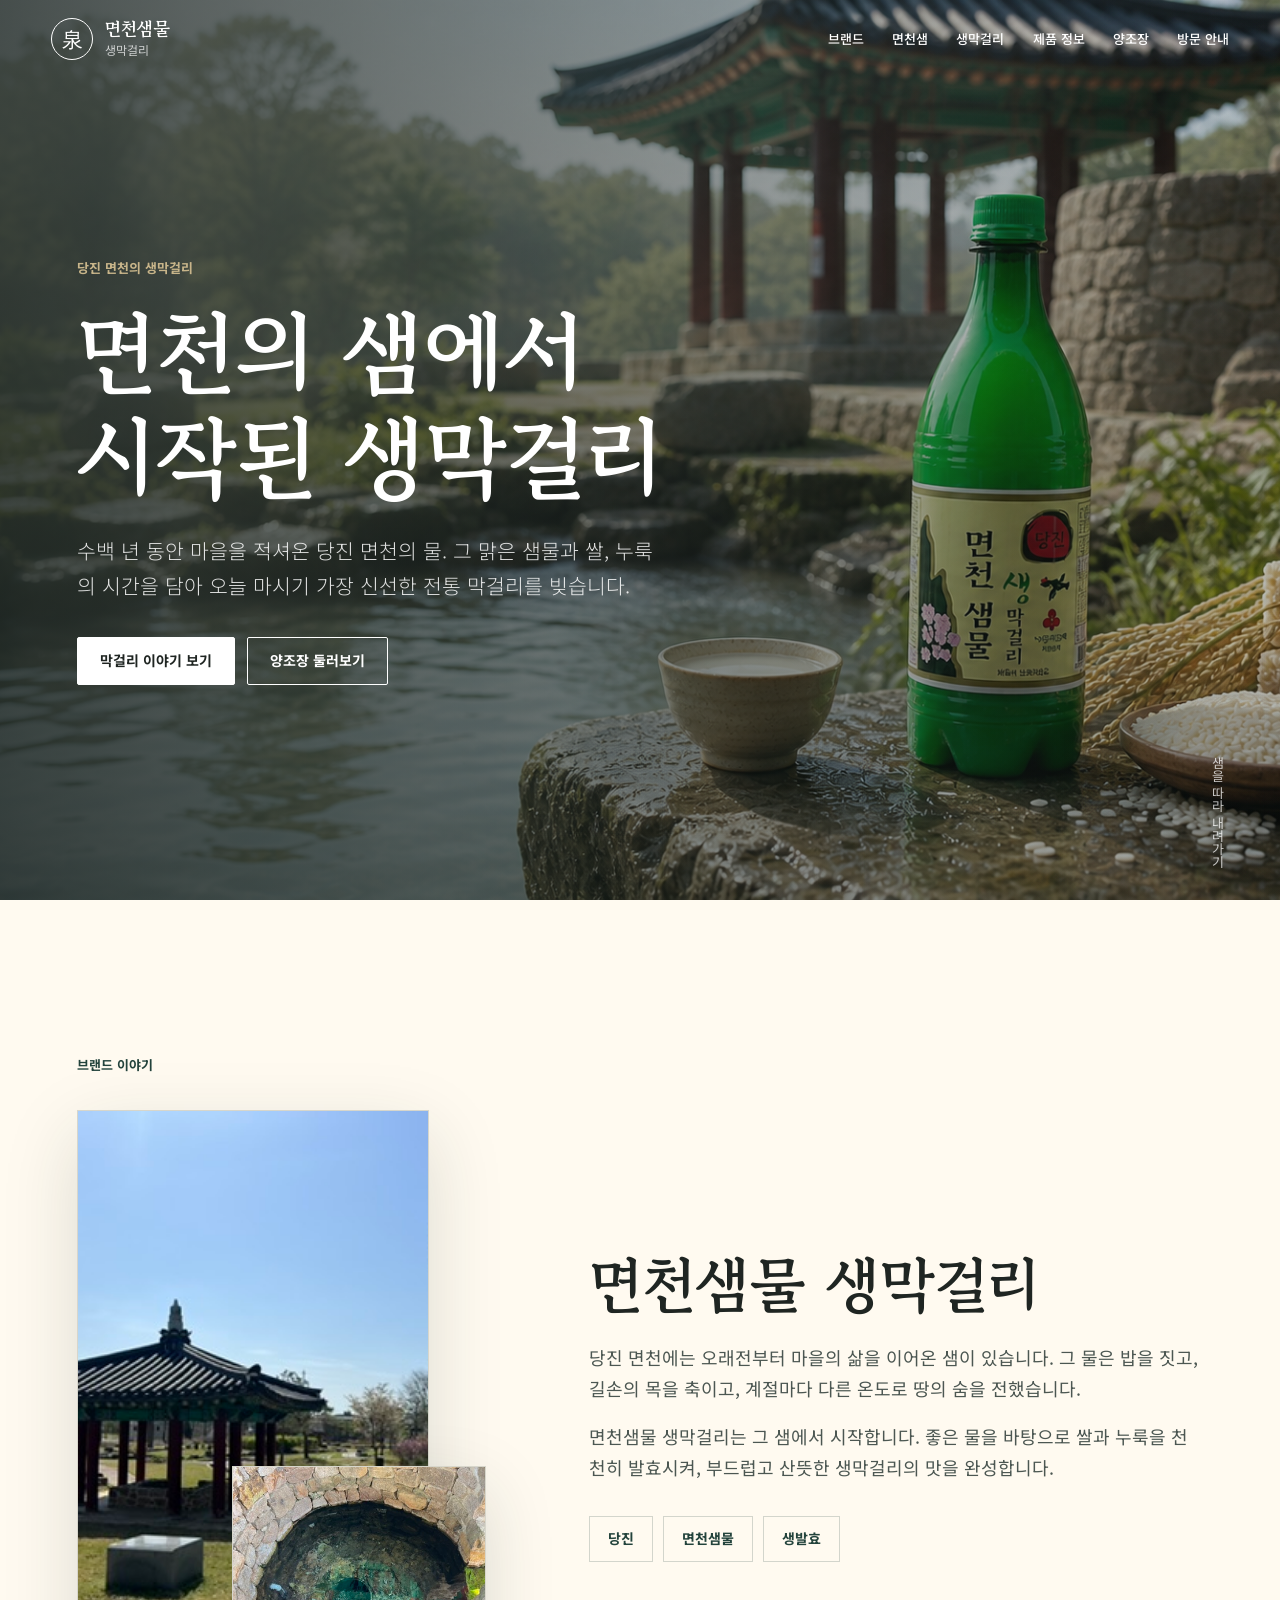
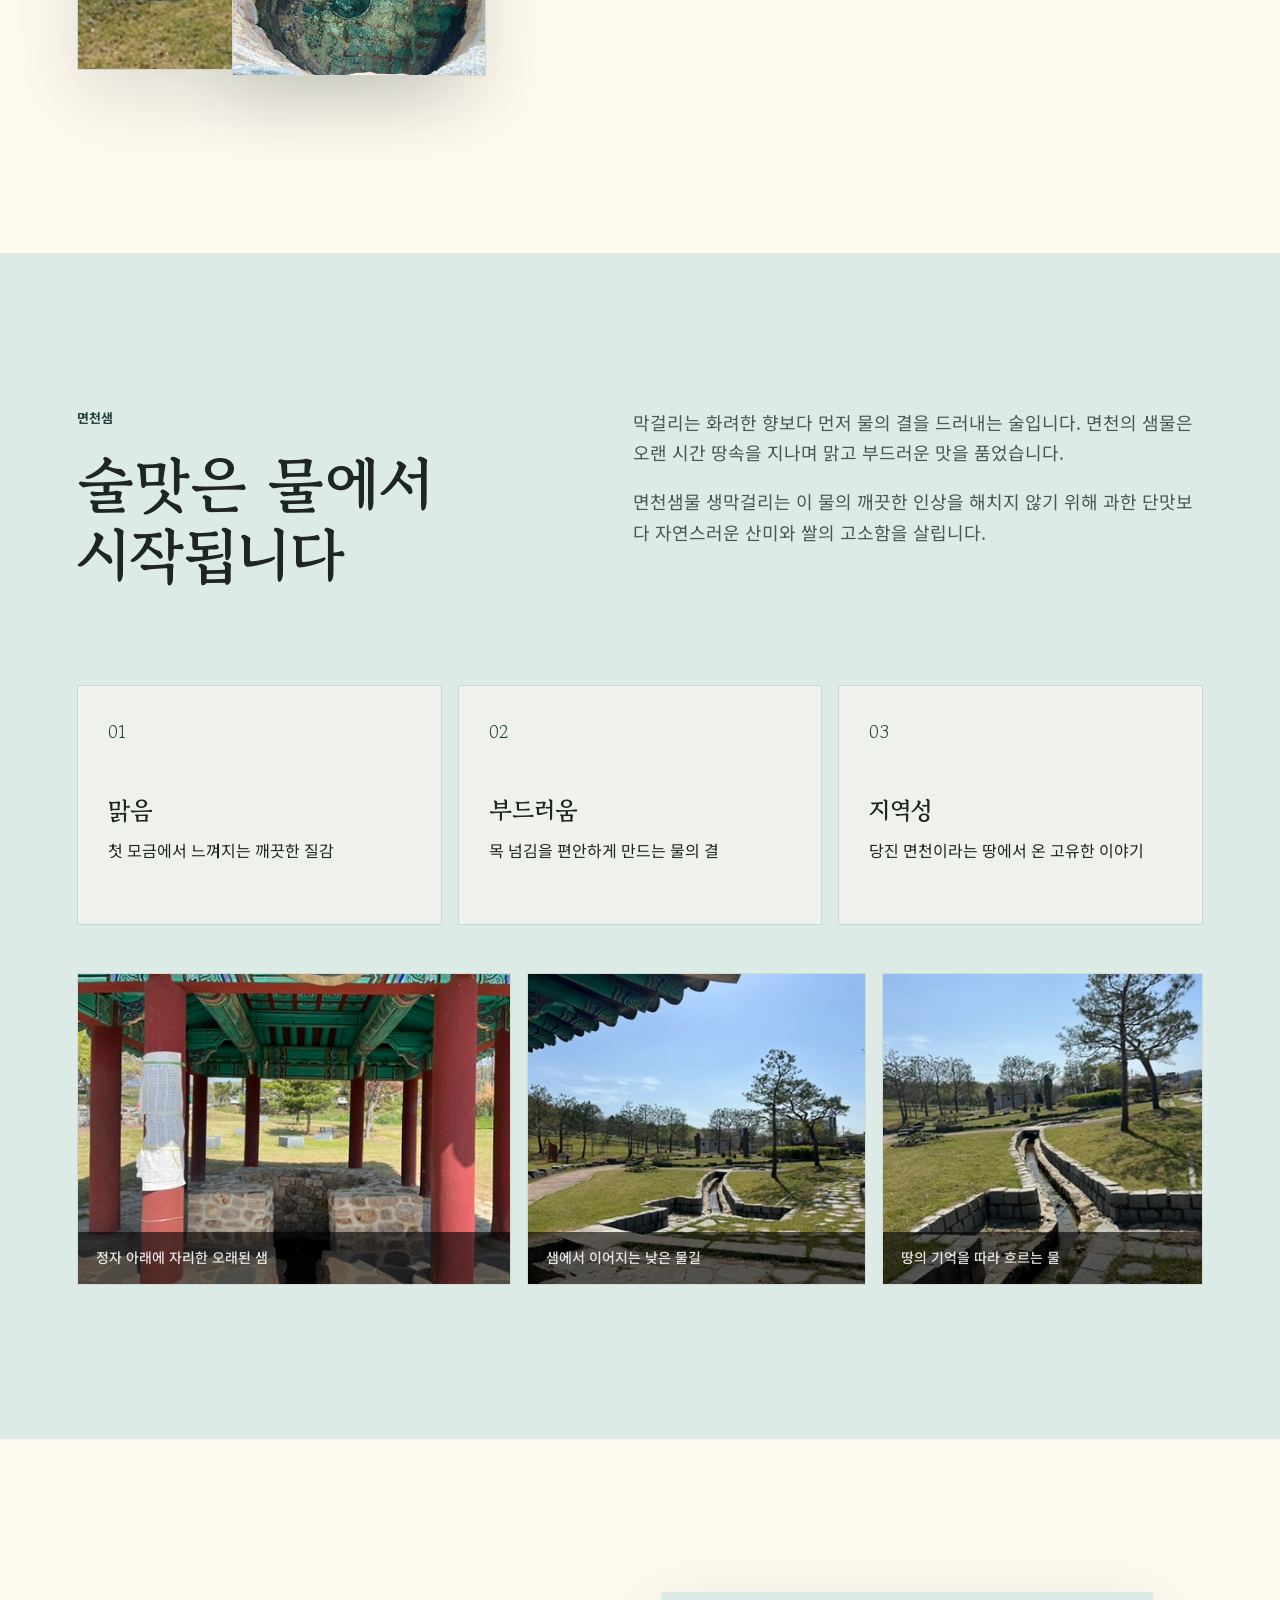
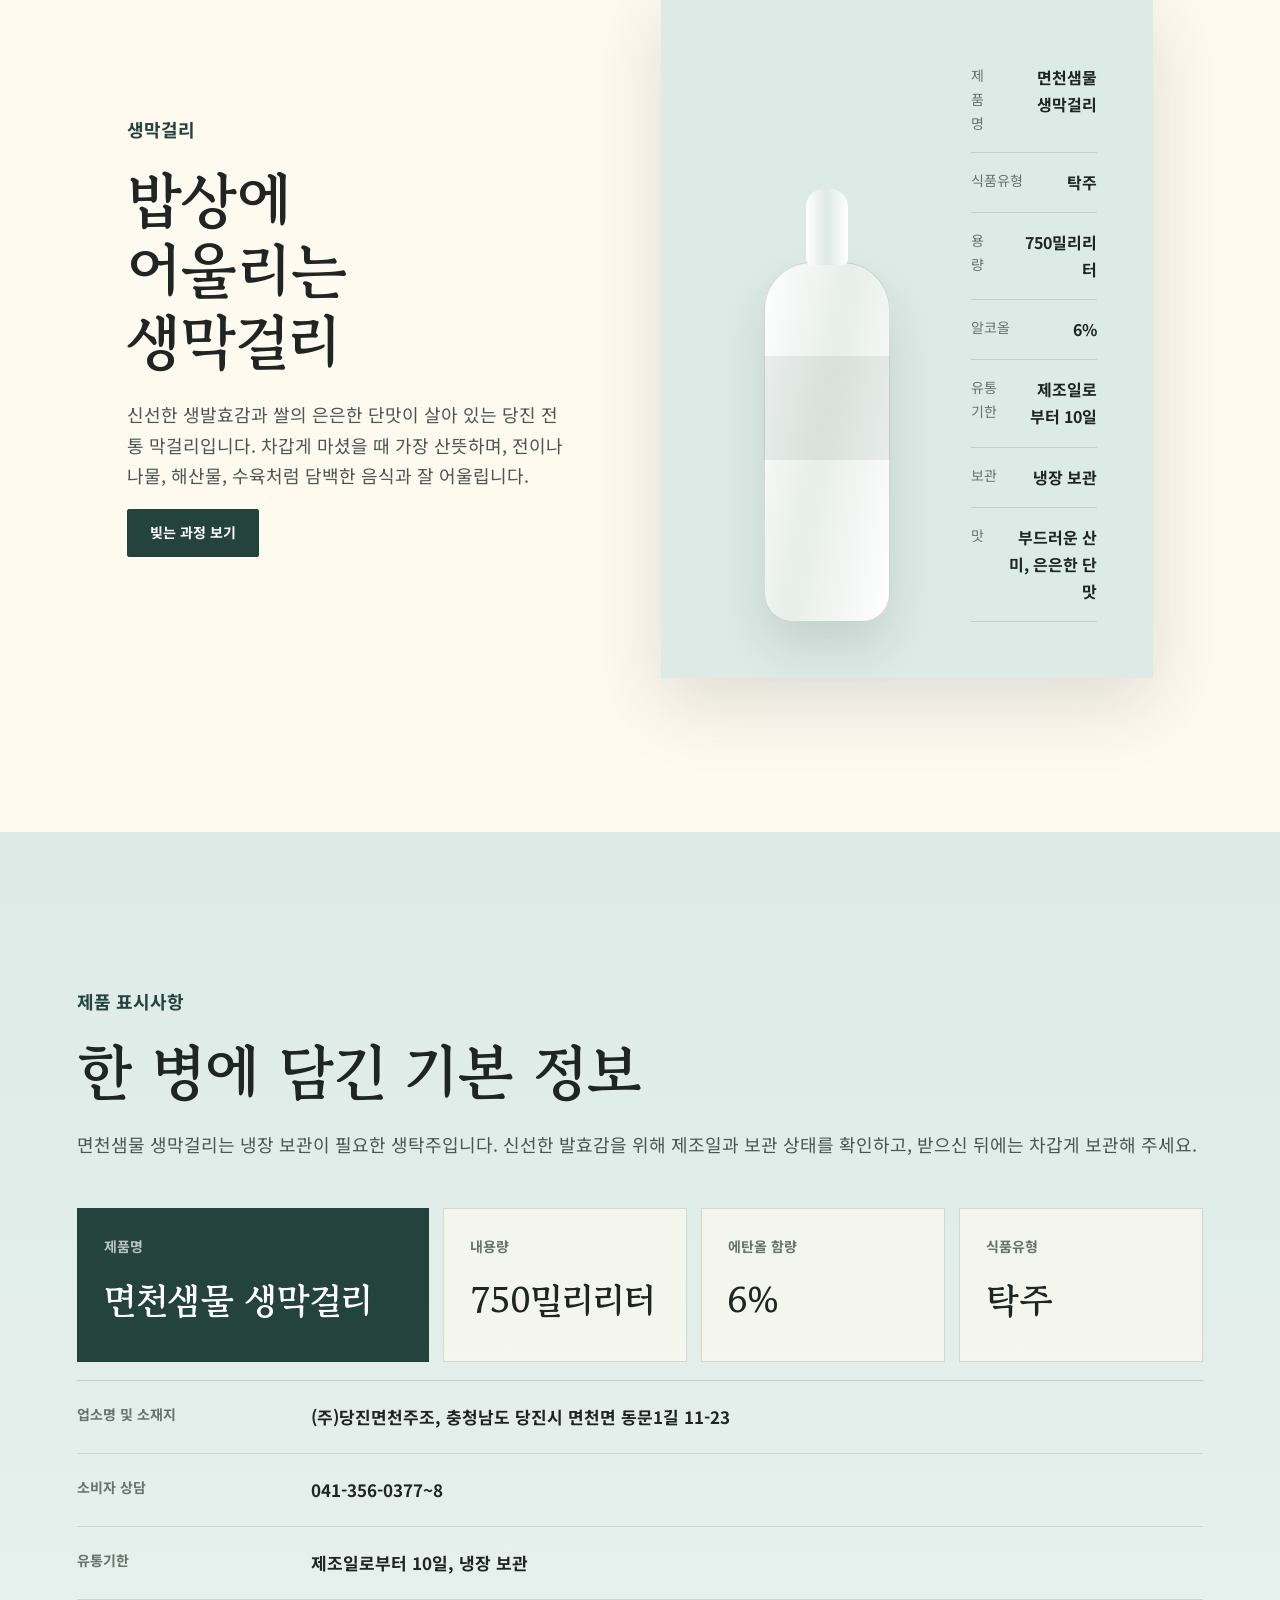
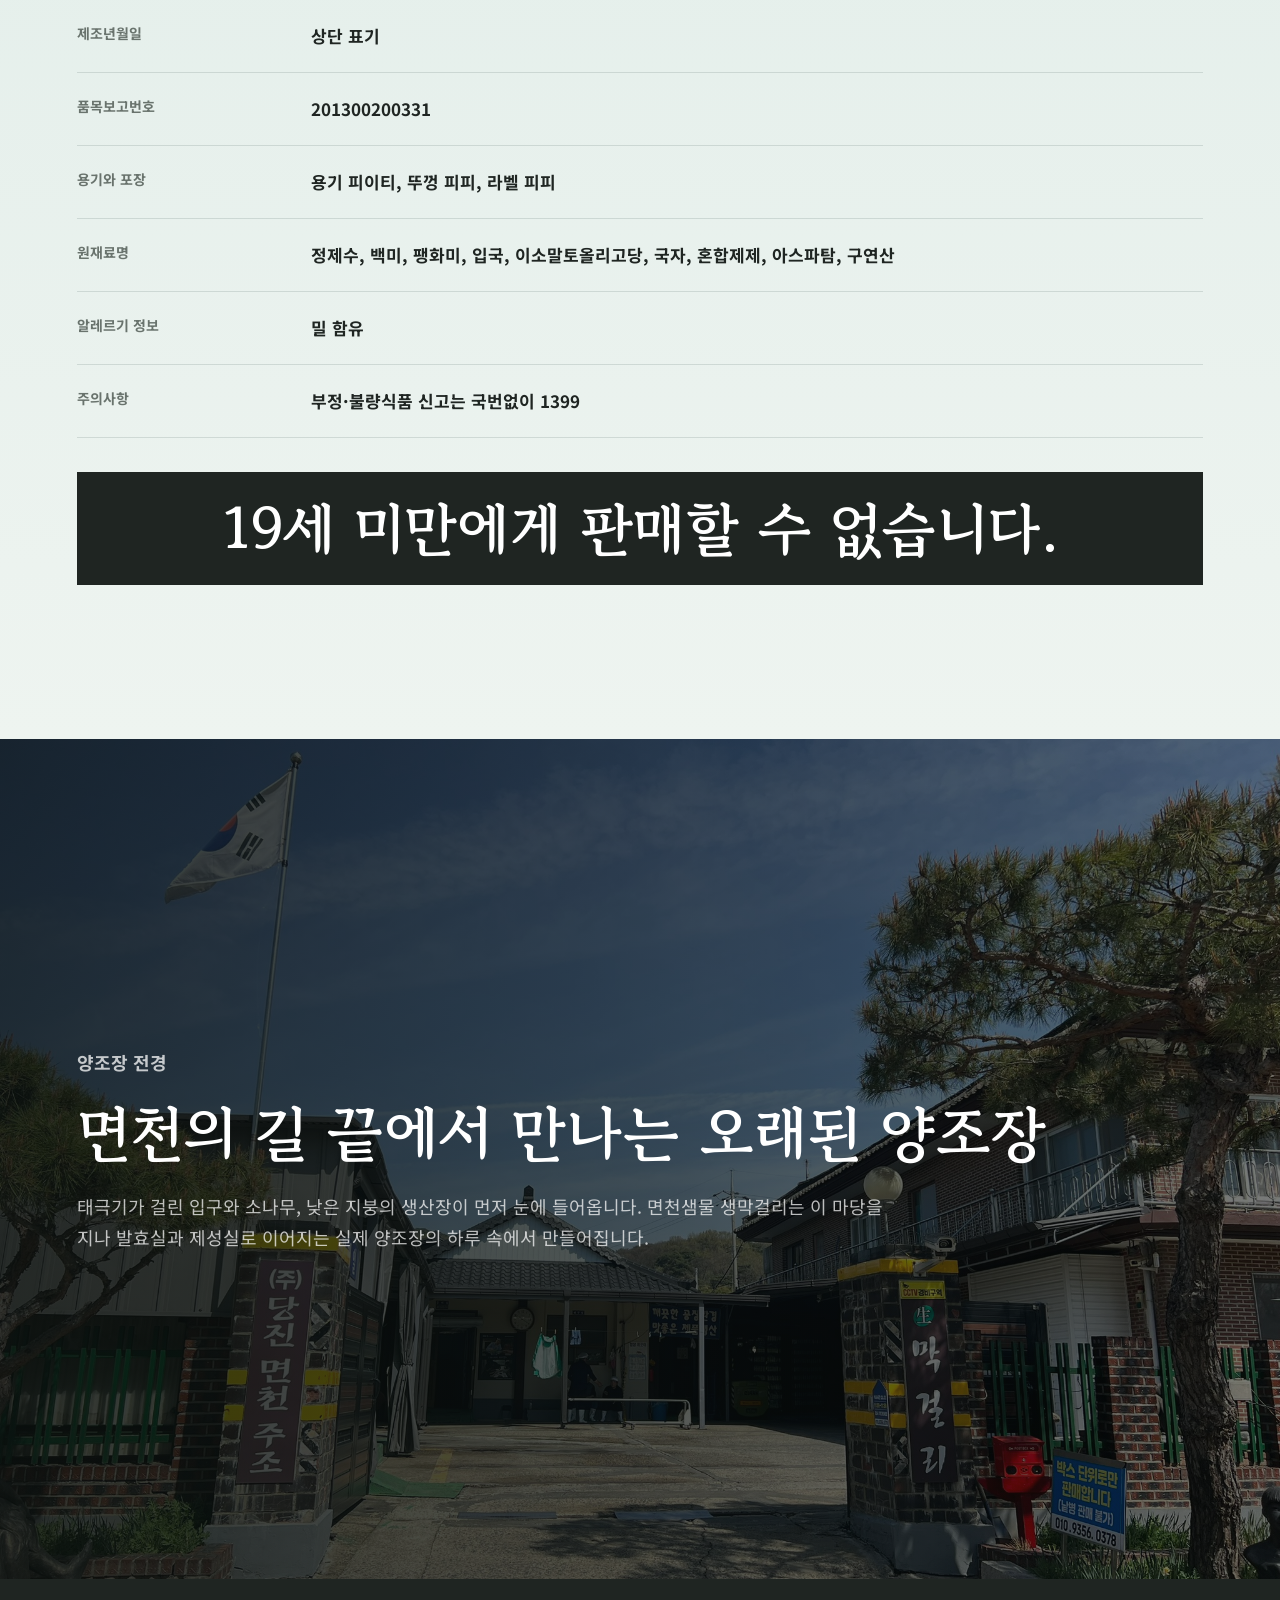
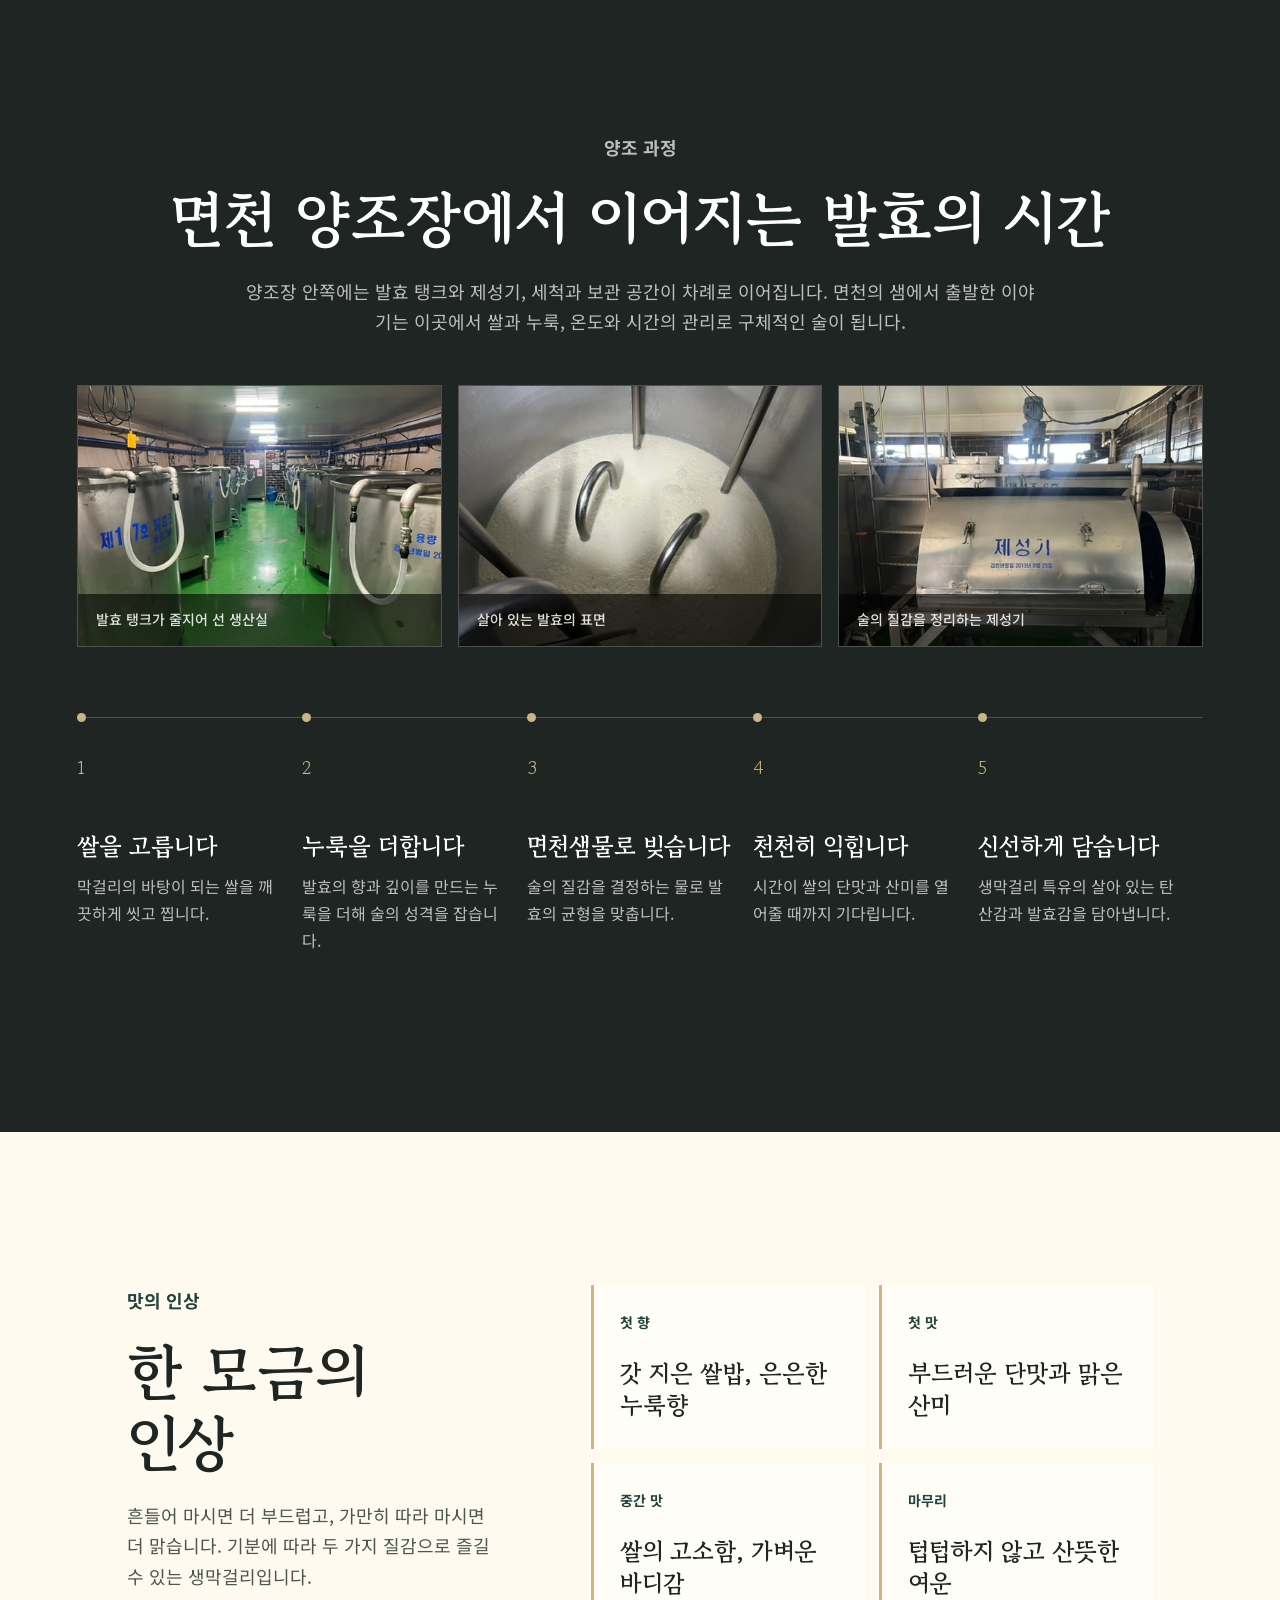
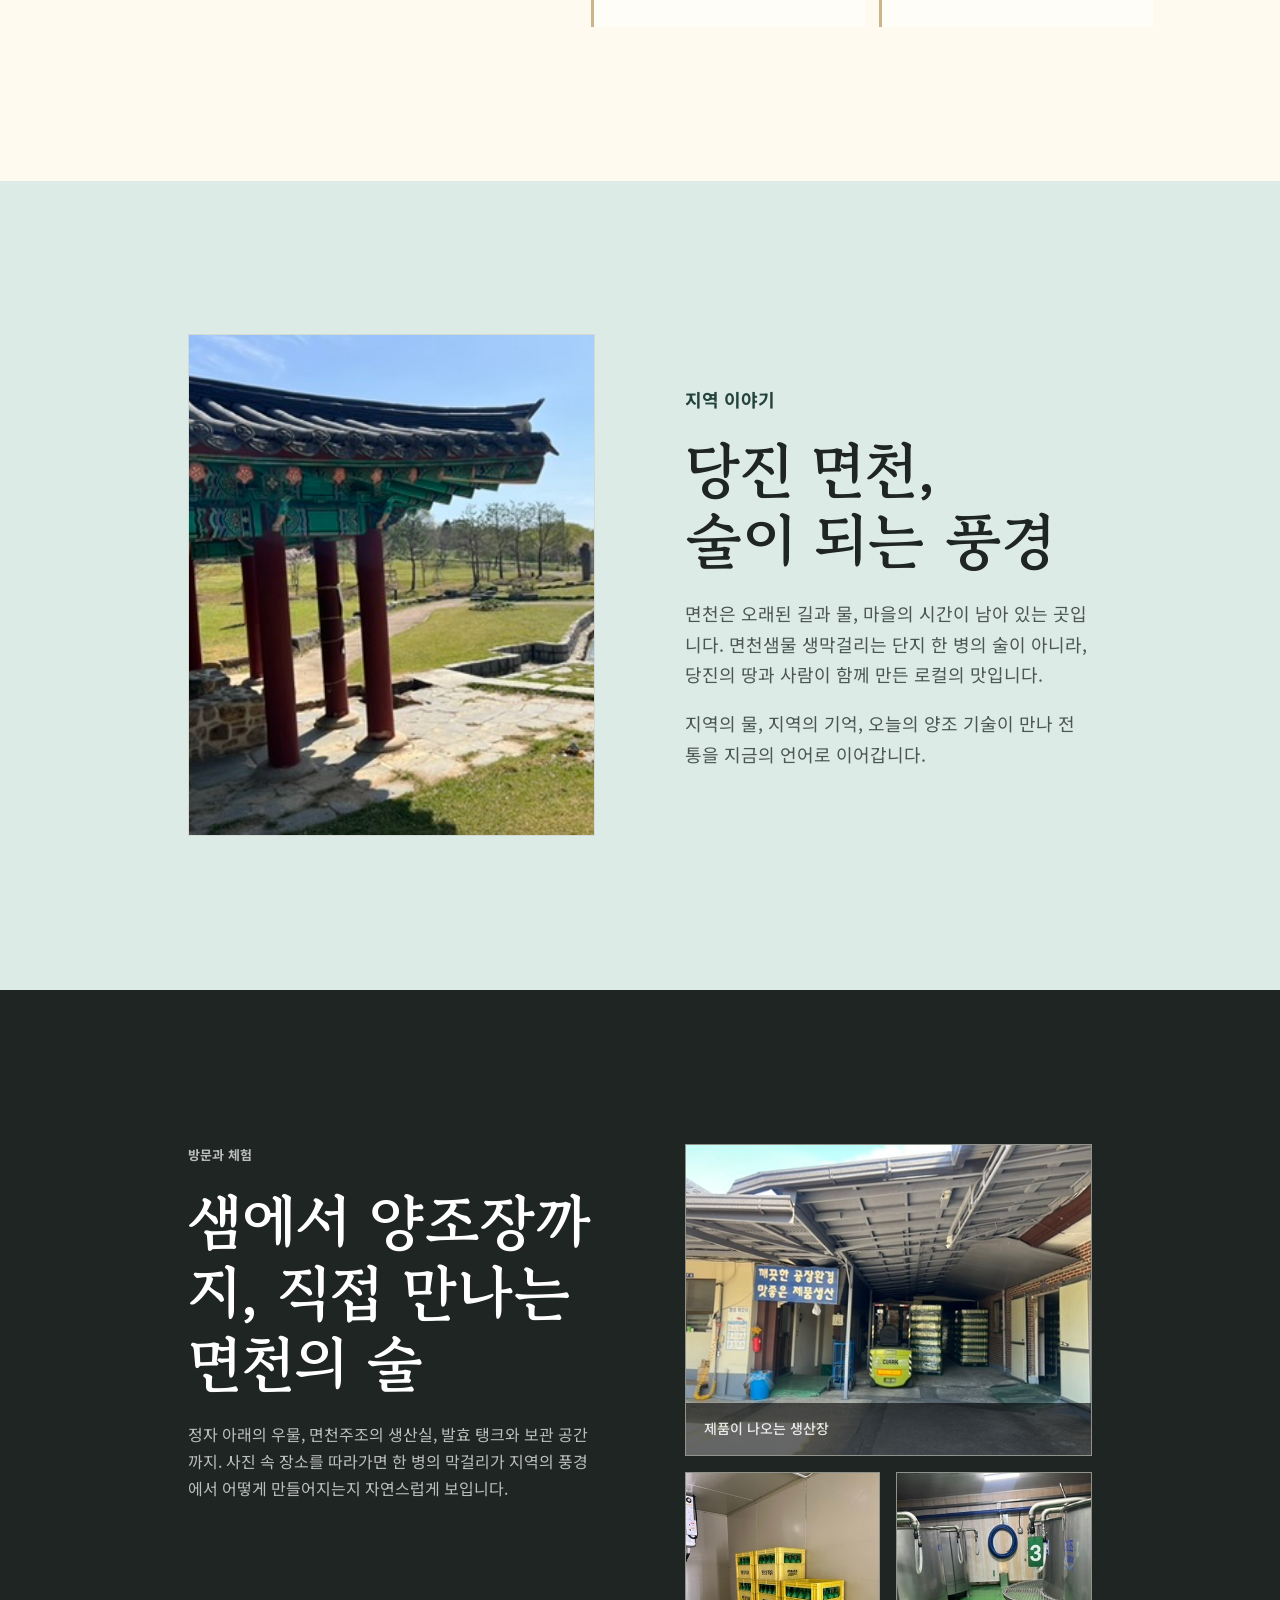
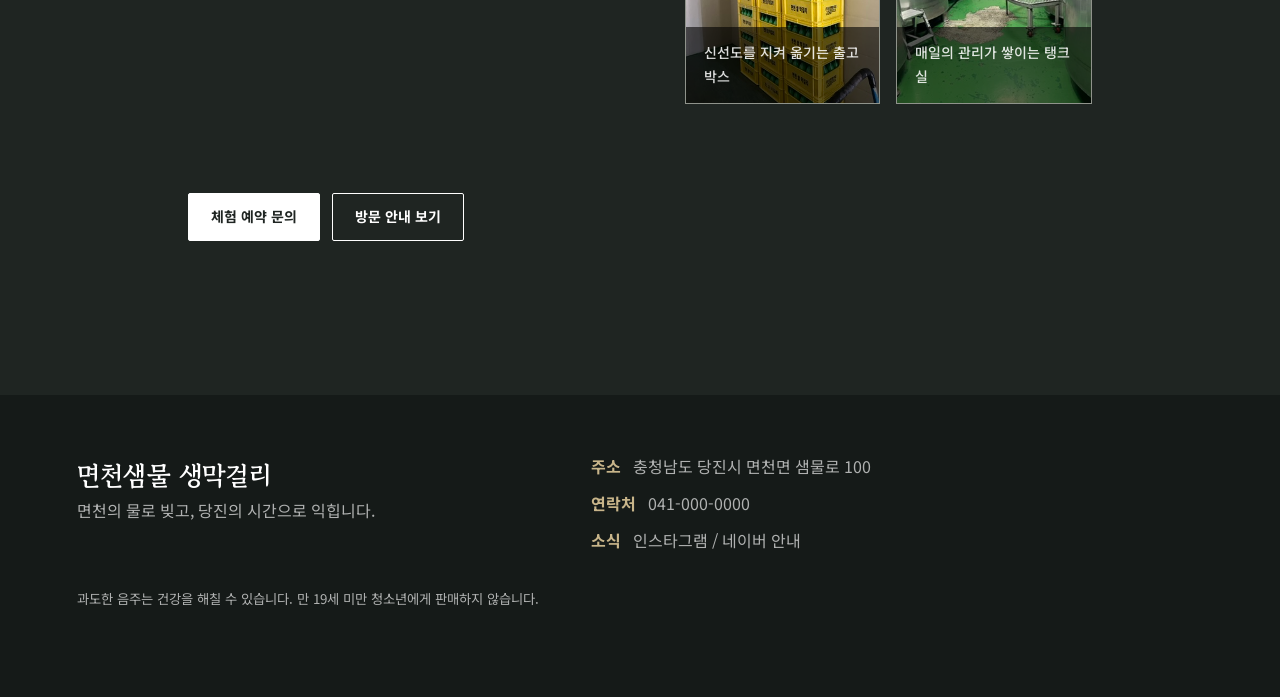
<file: myeoncheon-site/index.html>
<!doctype html>
<html lang="ko">
  <head>
    <meta charset="utf-8" />
    <meta name="viewport" content="width=device-width, initial-scale=1" />
    <title>면천샘물 생막걸리</title>
    <meta
      name="description"
      content="수백 년 흐른 당진 면천의 샘, 그 물로 빚은 오늘의 전통 막걸리."
    />
    <link rel="preconnect" href="https://fonts.googleapis.com" />
    <link rel="preconnect" href="https://fonts.gstatic.com" crossorigin />
    <link
      href="https://fonts.googleapis.com/css2?family=Gowun+Batang:wght@400;700&family=Noto+Sans+KR:wght@300;400;500;700&display=swap"
      rel="stylesheet"
    />
    <link rel="stylesheet" href="./styles.css" />
  </head>
  <body>
    <header class="site-header" data-header>
      <a class="brand-mark" href="#top" aria-label="면천샘물 생막걸리 홈">
        <span class="brand-symbol">泉</span>
        <span>
          <strong>면천샘물</strong>
          <small>생막걸리</small>
        </span>
      </a>
      <button class="menu-toggle" type="button" aria-label="메뉴 열기" aria-expanded="false" data-menu-toggle>
        <span></span>
        <span></span>
      </button>
      <nav class="site-nav" data-nav>
        <a href="#brand">브랜드</a>
        <a href="#spring">면천샘</a>
        <a href="#makgeolli">생막걸리</a>
        <a href="#label">제품 정보</a>
        <a href="#place">양조장</a>
        <a href="#experience">방문 안내</a>
      </nav>
    </header>

    <main id="top">
      <section class="hero" aria-labelledby="hero-title">
        <img class="hero-image" src="./assets/hero-myeoncheon-composite.png" alt="면천샘 정자를 배경으로 놓인 면천샘물 생막걸리 병과 잔" />
        <div class="hero-scrim"></div>
        <div class="hero-content">
          <p class="eyebrow">당진 면천의 생막걸리</p>
          <h1 id="hero-title">면천의 샘에서<br />시작된 생막걸리</h1>
          <p class="hero-copy">
            수백 년 동안 마을을 적셔온 당진 면천의 물. 그 맑은 샘물과 쌀, 누룩의 시간을
            담아 오늘 마시기 가장 신선한 전통 막걸리를 빚습니다.
          </p>
          <div class="hero-actions">
            <a class="button primary" href="#brand">막걸리 이야기 보기</a>
            <a class="button ghost" href="#brewery">양조장 둘러보기</a>
          </div>
        </div>
        <a class="scroll-cue" href="#brand">샘을 따라 내려가기</a>
      </section>

      <section class="intro section" id="brand">
        <div class="section-kicker">브랜드 이야기</div>
        <div class="intro-grid">
          <div class="photo-stack">
            <figure class="photo-card tall">
              <img src="./assets/photos/well-pavilion.jpg" alt="면천샘 우물을 품은 정자 전경" />
            </figure>
            <figure class="photo-card small overlap">
              <img src="./assets/photos/well-water.jpg" alt="돌로 둘러싸인 면천샘 우물 안의 맑은 물" />
            </figure>
          </div>
          <div class="intro-copy">
            <h2>면천샘물 생막걸리</h2>
            <p>
              당진 면천에는 오래전부터 마을의 삶을 이어온 샘이 있습니다. 그 물은 밥을 짓고,
              길손의 목을 축이고, 계절마다 다른 온도로 땅의 숨을 전했습니다.
            </p>
            <p>
              면천샘물 생막걸리는 그 샘에서 시작합니다. 좋은 물을 바탕으로 쌀과 누룩을
              천천히 발효시켜, 부드럽고 산뜻한 생막걸리의 맛을 완성합니다.
            </p>
            <div class="keyword-row" aria-label="브랜드 키워드">
              <span>당진</span>
              <span>면천샘물</span>
              <span>생발효</span>
            </div>
          </div>
        </div>
      </section>

      <section class="spring section muted" id="spring">
        <div class="split-layout">
          <div>
            <p class="eyebrow dark">면천샘</p>
            <h2>술맛은 물에서 <br />시작됩니다</h2>
          </div>
          <div class="measure">
            <p>
              막걸리는 화려한 향보다 먼저 물의 결을 드러내는 술입니다. 면천의 샘물은 오랜
              시간 땅속을 지나며 맑고 부드러운 맛을 품었습니다.
            </p>
            <p>
              면천샘물 생막걸리는 이 물의 깨끗한 인상을 해치지 않기 위해 과한 단맛보다
              자연스러운 산미와 쌀의 고소함을 살립니다.
            </p>
          </div>
        </div>
        <div class="spring-cards">
          <article>
            <span>01</span>
            <h3>맑음</h3>
            <p>첫 모금에서 느껴지는 깨끗한 질감</p>
          </article>
          <article>
            <span>02</span>
            <h3>부드러움</h3>
            <p>목 넘김을 편안하게 만드는 물의 결</p>
          </article>
          <article>
            <span>03</span>
            <h3>지역성</h3>
            <p>당진 면천이라는 땅에서 온 고유한 이야기</p>
          </article>
        </div>
        <div class="spring-gallery" aria-label="면천샘 우물과 정자 사진">
          <figure>
            <img src="./assets/photos/pavilion-inside.jpg" alt="정자 아래에서 바라본 면천샘 우물" />
            <figcaption>정자 아래에 자리한 오래된 샘</figcaption>
          </figure>
          <figure>
            <img src="./assets/photos/pavilion-view.jpg" alt="정자에서 바라본 면천샘 주변 물길과 산책로" />
            <figcaption>샘에서 이어지는 낮은 물길</figcaption>
          </figure>
          <figure>
            <img src="./assets/photos/waterway.jpg" alt="면천샘 주변 돌 물길" />
            <figcaption>땅의 기억을 따라 흐르는 물</figcaption>
          </figure>
        </div>
      </section>

      <section class="product section" id="makgeolli">
        <div class="product-copy">
          <p class="eyebrow dark">생막걸리</p>
          <h2>밥상에 <br />어울리는 <br />생막걸리</h2>
          <p>
            신선한 생발효감과 쌀의 은은한 단맛이 살아 있는 당진 전통 막걸리입니다. 차갑게
            마셨을 때 가장 산뜻하며, 전이나 나물, 해산물, 수육처럼 담백한 음식과 잘
            어울립니다.
          </p>
          <div class="product-actions">
            <a class="button primary dark-button" href="#brewery">빚는 과정 보기</a>
          </div>
        </div>
        <div class="product-panel">
          <div class="mini-bottle" aria-hidden="true"></div>
          <div class="spec-list">
            <div><span>제품명</span><strong>면천샘물 생막걸리</strong></div>
            <div><span>식품유형</span><strong>탁주</strong></div>
            <div><span>용량</span><strong>750밀리리터</strong></div>
            <div><span>알코올</span><strong>6%</strong></div>
            <div><span>유통기한</span><strong>제조일로부터 10일</strong></div>
            <div><span>보관</span><strong>냉장 보관</strong></div>
            <div><span>맛</span><strong>부드러운 산미, 은은한 단맛</strong></div>
          </div>
        </div>
      </section>

      <section class="label section muted" id="label">
        <div class="section-head">
          <p class="eyebrow dark">제품 표시사항</p>
          <h2>한 병에 담긴 기본 정보</h2>
          <p>
            면천샘물 생막걸리는 냉장 보관이 필요한 생탁주입니다. 신선한 발효감을 위해
            제조일과 보관 상태를 확인하고, 받으신 뒤에는 차갑게 보관해 주세요.
          </p>
        </div>
        <div class="label-grid">
          <article class="label-card highlight">
            <span>제품명</span>
            <strong>면천샘물 생막걸리</strong>
          </article>
          <article class="label-card">
            <span>내용량</span>
            <strong>750밀리리터</strong>
          </article>
          <article class="label-card">
            <span>에탄올 함량</span>
            <strong>6%</strong>
          </article>
          <article class="label-card">
            <span>식품유형</span>
            <strong>탁주</strong>
          </article>
        </div>
        <div class="label-table" aria-label="면천샘물 생막걸리 제품 상세 표시사항">
          <div><span>업소명 및 소재지</span><strong>(주)당진면천주조, 충청남도 당진시 면천면 동문1길 11-23</strong></div>
          <div><span>소비자 상담</span><strong>041-356-0377~8</strong></div>
          <div><span>유통기한</span><strong>제조일로부터 10일, 냉장 보관</strong></div>
          <div><span>제조년월일</span><strong>상단 표기</strong></div>
          <div><span>품목보고번호</span><strong>201300200331</strong></div>
          <div><span>용기와 포장</span><strong>용기 피이티, 뚜껑 피피, 라벨 피피</strong></div>
          <div>
            <span>원재료명</span>
            <strong>정제수, 백미, 팽화미, 입국, 이소말토올리고당, 국자, 혼합제제, 아스파탐, 구연산</strong>
          </div>
          <div><span>알레르기 정보</span><strong>밀 함유</strong></div>
          <div><span>주의사항</span><strong>부정·불량식품 신고는 국번없이 1399</strong></div>
        </div>
        <p class="age-notice">19세 미만에게 판매할 수 없습니다.</p>
      </section>

      <section class="place section" id="place">
        <figure class="facade-photo" aria-hidden="true">
          <img src="./assets/photos/brewery-front-wide.jpg" alt="" />
        </figure>
        <div class="place-scrim" aria-hidden="true"></div>
        <div class="section-head">
          <p class="eyebrow dark">양조장 전경</p>
          <h2>면천의 길 끝에서 만나는 오래된 양조장</h2>
          <p>
            태극기가 걸린 입구와 소나무, 낮은 지붕의 생산장이 먼저 눈에 들어옵니다. 면천샘물
            생막걸리는 이 마당을 지나 발효실과 제성실로 이어지는 실제 양조장의 하루 속에서
            만들어집니다.
          </p>
        </div>
      </section>

      <section class="process section ink" id="brewery">
        <div class="section-head centered">
          <p class="eyebrow">양조 과정</p>
          <h2>면천 양조장에서 이어지는 발효의 시간</h2>
          <p>
            양조장 안쪽에는 발효 탱크와 제성기, 세척과 보관 공간이 차례로 이어집니다. 면천의
            샘에서 출발한 이야기는 이곳에서 쌀과 누룩, 온도와 시간의 관리로 구체적인 술이 됩니다.
          </p>
        </div>
        <div class="brewery-gallery" aria-label="면천막걸리 양조장 사진">
          <figure class="featured">
            <img src="./assets/photos/fermentation-room.jpg" alt="스테인리스 발효 탱크가 줄지어 있는 양조장 내부" />
            <figcaption>발효 탱크가 줄지어 선 생산실</figcaption>
          </figure>
          <figure>
            <img src="./assets/photos/makgeolli-ferment.jpg" alt="발효 탱크 안에서 막걸리가 익어가는 모습" />
            <figcaption>살아 있는 발효의 표면</figcaption>
          </figure>
          <figure>
            <img src="./assets/photos/juicing-machine.jpg" alt="면천 양조장의 제성기 설비" />
            <figcaption>술의 질감을 정리하는 제성기</figcaption>
          </figure>
        </div>
        <div class="timeline">
          <article>
            <span>1</span>
            <h3>쌀을 고릅니다</h3>
            <p>막걸리의 바탕이 되는 쌀을 깨끗하게 씻고 찝니다.</p>
          </article>
          <article>
            <span>2</span>
            <h3>누룩을 더합니다</h3>
            <p>발효의 향과 깊이를 만드는 누룩을 더해 술의 성격을 잡습니다.</p>
          </article>
          <article>
            <span>3</span>
            <h3>면천샘물로 빚습니다</h3>
            <p>술의 질감을 결정하는 물로 발효의 균형을 맞춥니다.</p>
          </article>
          <article>
            <span>4</span>
            <h3>천천히 익힙니다</h3>
            <p>시간이 쌀의 단맛과 산미를 열어줄 때까지 기다립니다.</p>
          </article>
          <article>
            <span>5</span>
            <h3>신선하게 담습니다</h3>
            <p>생막걸리 특유의 살아 있는 탄산감과 발효감을 담아냅니다.</p>
          </article>
        </div>
      </section>

      <section class="tasting section">
        <div class="tasting-copy">
          <p class="eyebrow dark">맛의 인상</p>
          <h2>한 모금의 <br />인상</h2>
          <p>
            흔들어 마시면 더 부드럽고, 가만히 따라 마시면 더 맑습니다. 기분에 따라 두 가지
            질감으로 즐길 수 있는 생막걸리입니다.
          </p>
        </div>
        <div class="note-grid">
          <article><span>첫 향</span><strong>갓 지은 쌀밥, 은은한 누룩향</strong></article>
          <article><span>첫 맛</span><strong>부드러운 단맛과 맑은 산미</strong></article>
          <article><span>중간 맛</span><strong>쌀의 고소함, 가벼운 바디감</strong></article>
          <article><span>마무리</span><strong>텁텁하지 않고 산뜻한 여운</strong></article>
        </div>
      </section>

      <section class="local section muted">
        <div class="local-photo">
          <img src="./assets/photos/pavilion-roof.jpg" alt="면천샘 정자 처마와 주변 풍경" />
        </div>
        <div class="local-copy">
          <p class="eyebrow dark">지역 이야기</p>
          <h2>당진 면천, <br />술이 되는 풍경</h2>
          <p>
            면천은 오래된 길과 물, 마을의 시간이 남아 있는 곳입니다. 면천샘물 생막걸리는
            단지 한 병의 술이 아니라, 당진의 땅과 사람이 함께 만든 로컬의 맛입니다.
          </p>
          <p>
            지역의 물, 지역의 기억, 오늘의 양조 기술이 만나 전통을 지금의 언어로
            이어갑니다.
          </p>
        </div>
      </section>

      <section class="experience section ink" id="experience">
        <div class="experience-copy">
          <p class="eyebrow">방문과 체험</p>
          <h2>샘에서 양조장까지, 직접 만나는 면천의 술</h2>
          <p>
            정자 아래의 우물, 면천주조의 생산실, 발효 탱크와 보관 공간까지. 사진 속 장소를
            따라가면 한 병의 막걸리가 지역의 풍경에서 어떻게 만들어지는지 자연스럽게 보입니다.
          </p>
        </div>
        <div class="visit-gallery">
          <figure>
            <img src="./assets/photos/brewery-production.jpg" alt="막걸리 제품 상자가 쌓인 양조장 생산장" />
            <figcaption>제품이 나오는 생산장</figcaption>
          </figure>
          <figure>
            <img src="./assets/photos/crates.jpg" alt="면천막걸리 병이 담긴 노란 박스" />
            <figcaption>신선도를 지켜 옮기는 출고 박스</figcaption>
          </figure>
          <figure>
            <img src="./assets/photos/tank-room.jpg" alt="양조장 발효 탱크 사이의 작업 공간" />
            <figcaption>매일의 관리가 쌓이는 탱크실</figcaption>
          </figure>
        </div>
        <div class="experience-actions">
          <a class="button primary" href="mailto:hello@myeoncheon.example">체험 예약 문의</a>
          <a class="button ghost light" href="#top">방문 안내 보기</a>
        </div>
      </section>
    </main>

    <footer class="site-footer">
      <div>
        <strong>면천샘물 생막걸리</strong>
        <p>면천의 물로 빚고, 당진의 시간으로 익힙니다.</p>
      </div>
      <dl>
        <div><dt>주소</dt><dd>충청남도 당진시 면천면 샘물로 100</dd></div>
        <div><dt>연락처</dt><dd>041-000-0000</dd></div>
        <div><dt>소식</dt><dd>인스타그램 / 네이버 안내</dd></div>
      </dl>
      <small>과도한 음주는 건강을 해칠 수 있습니다. 만 19세 미만 청소년에게 판매하지 않습니다.</small>
    </footer>

    <script src="./script.js"></script>
  </body>
</html>
</file>
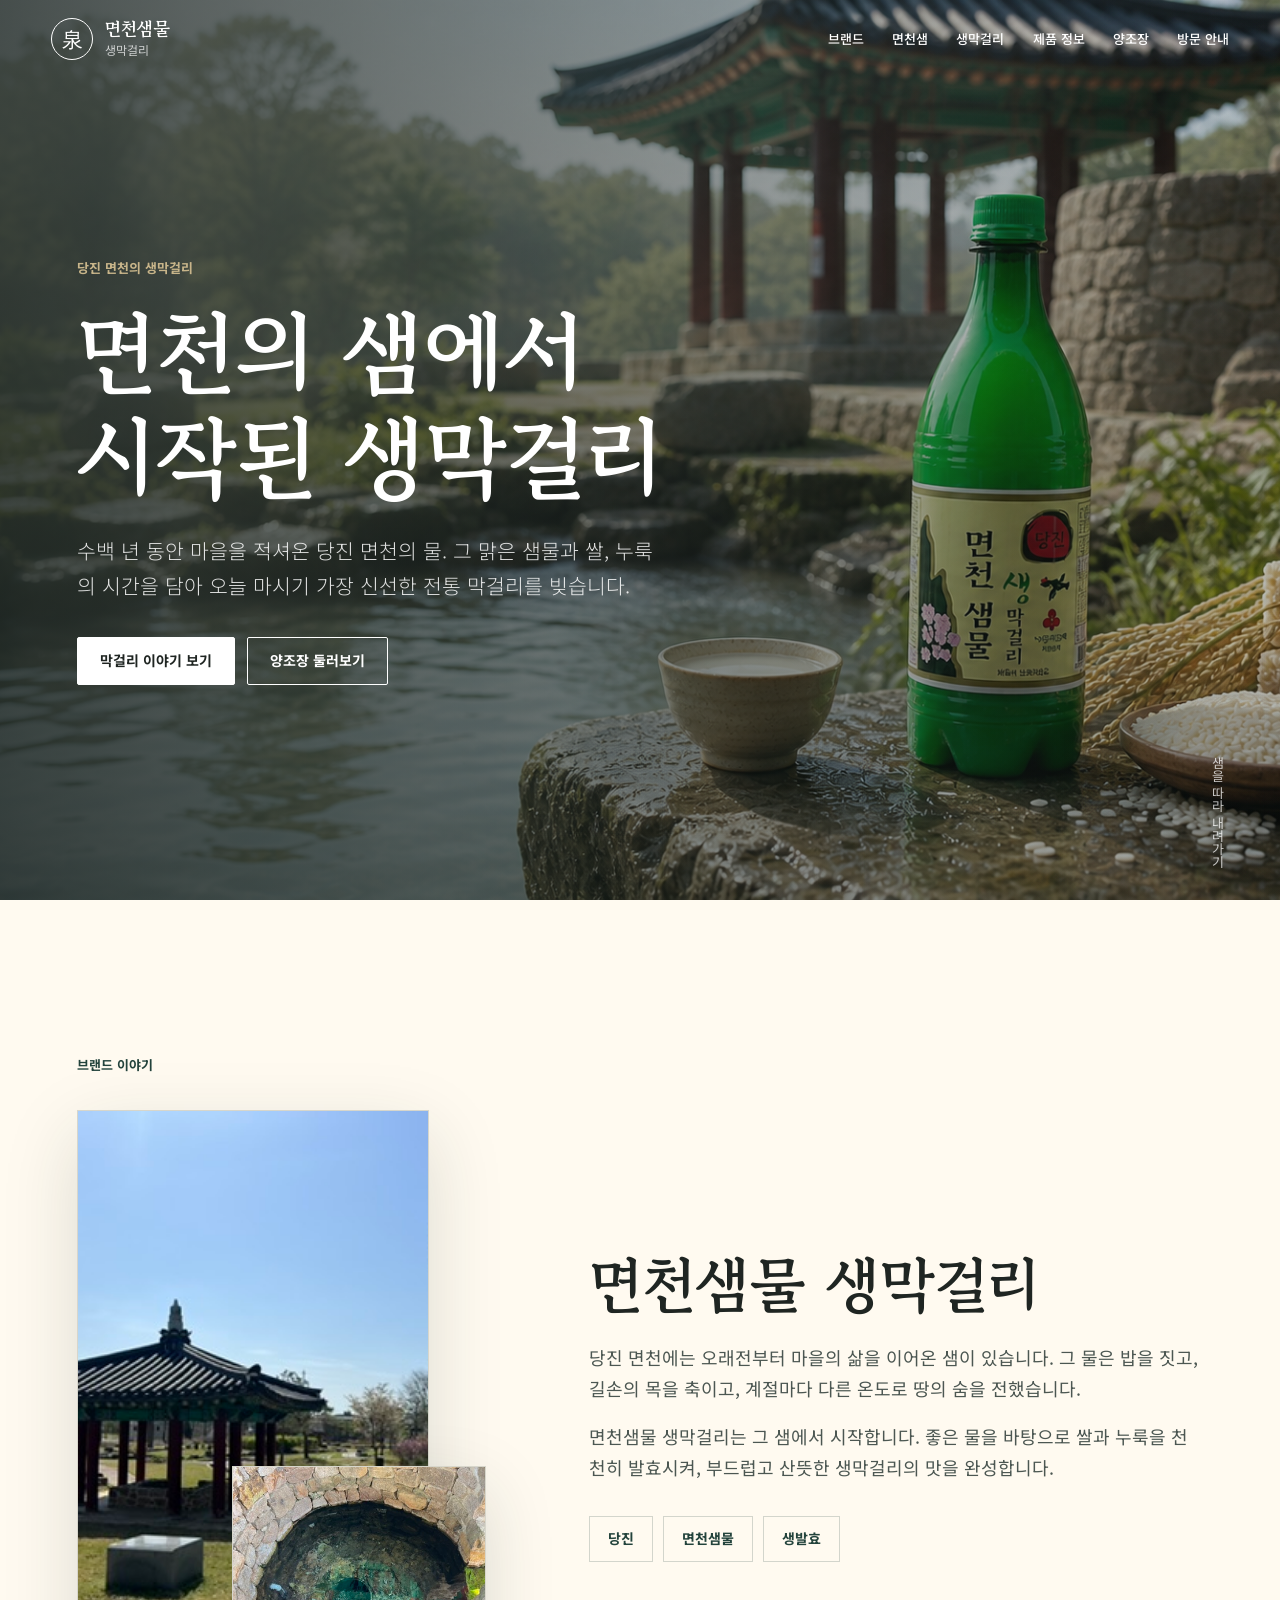
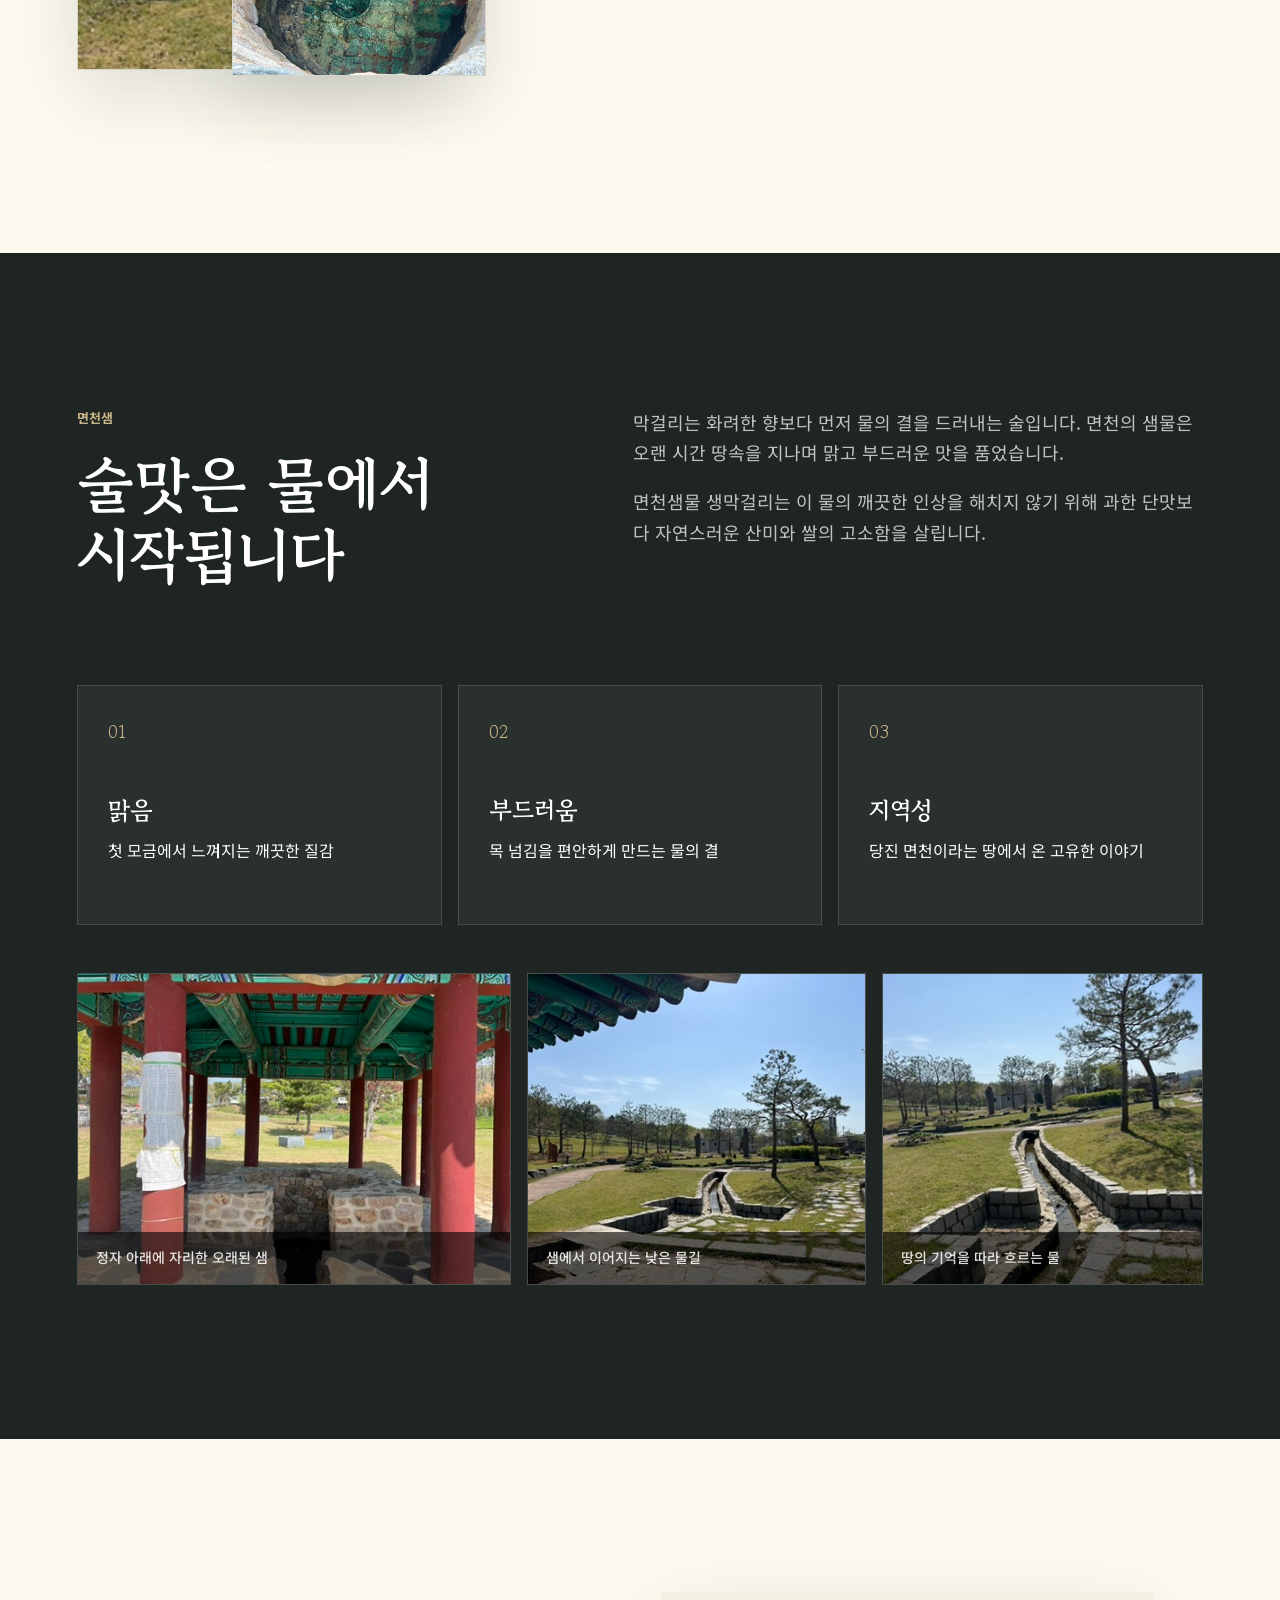
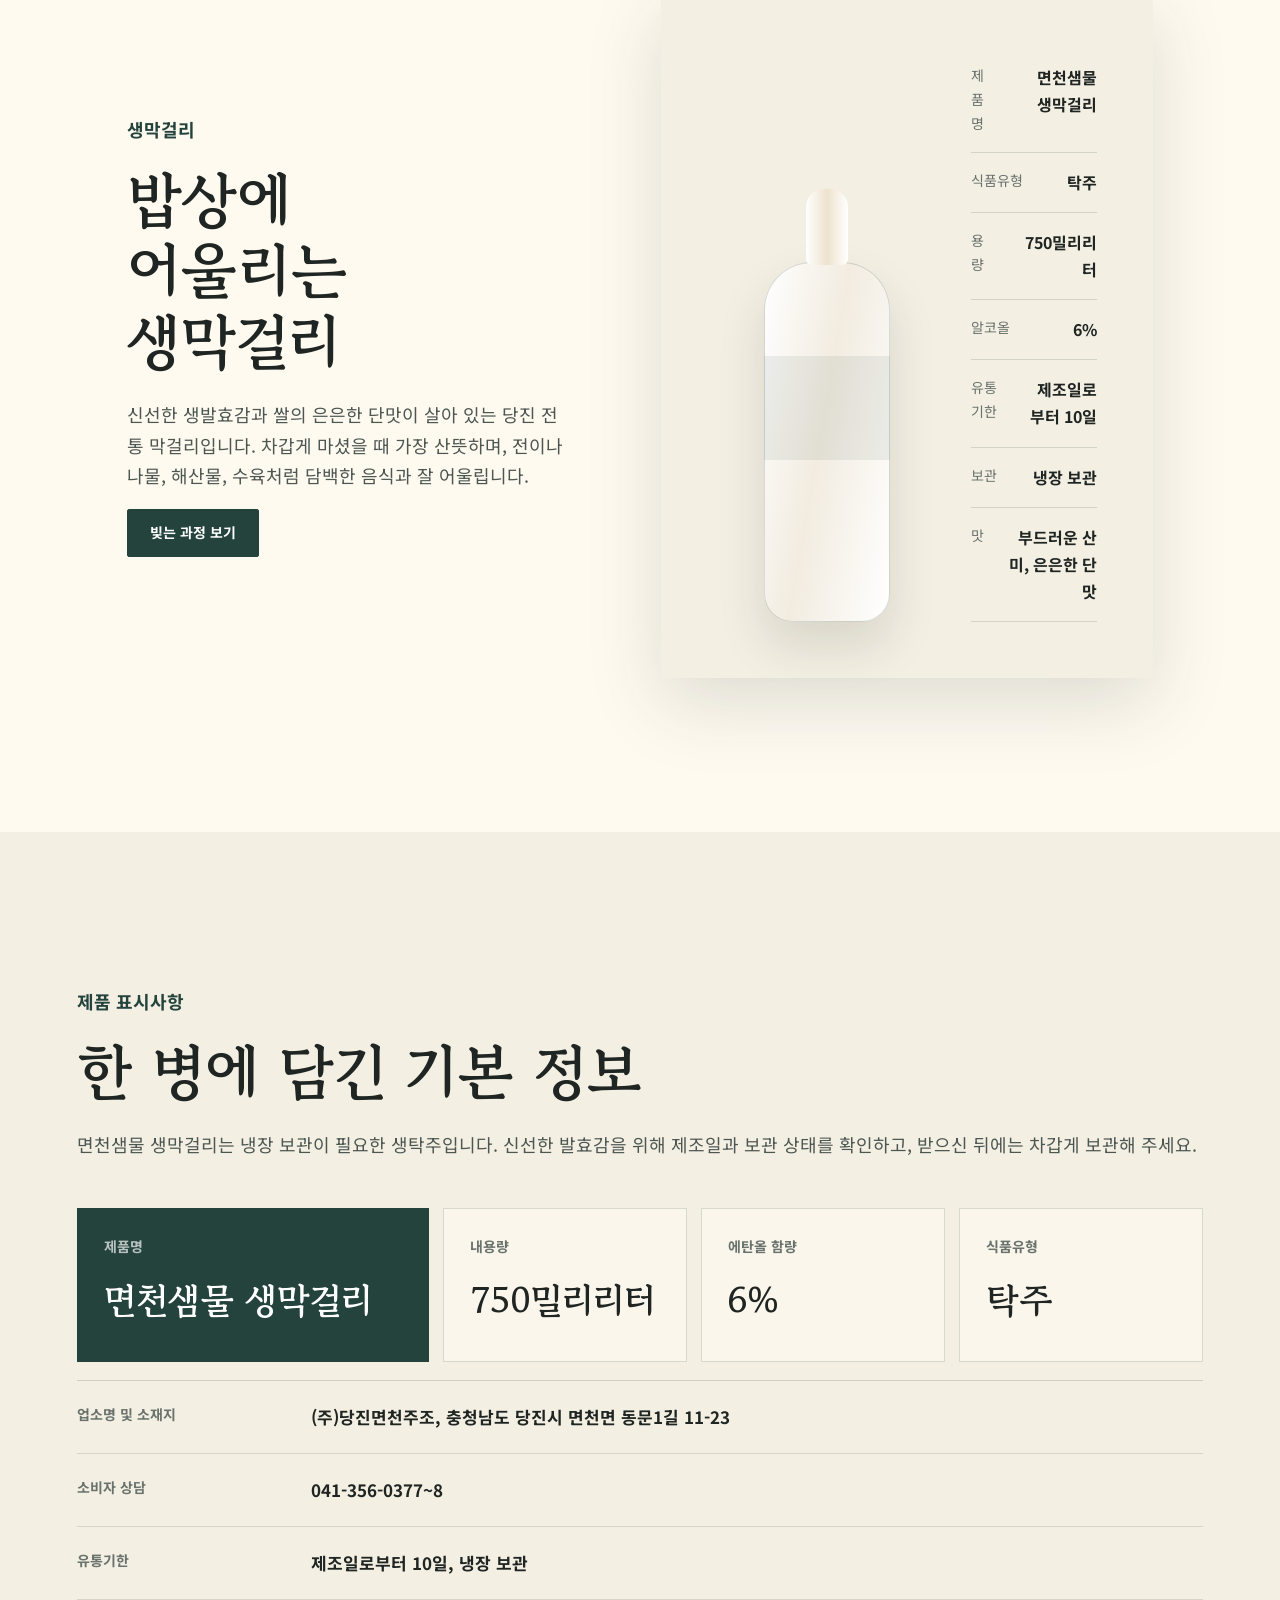
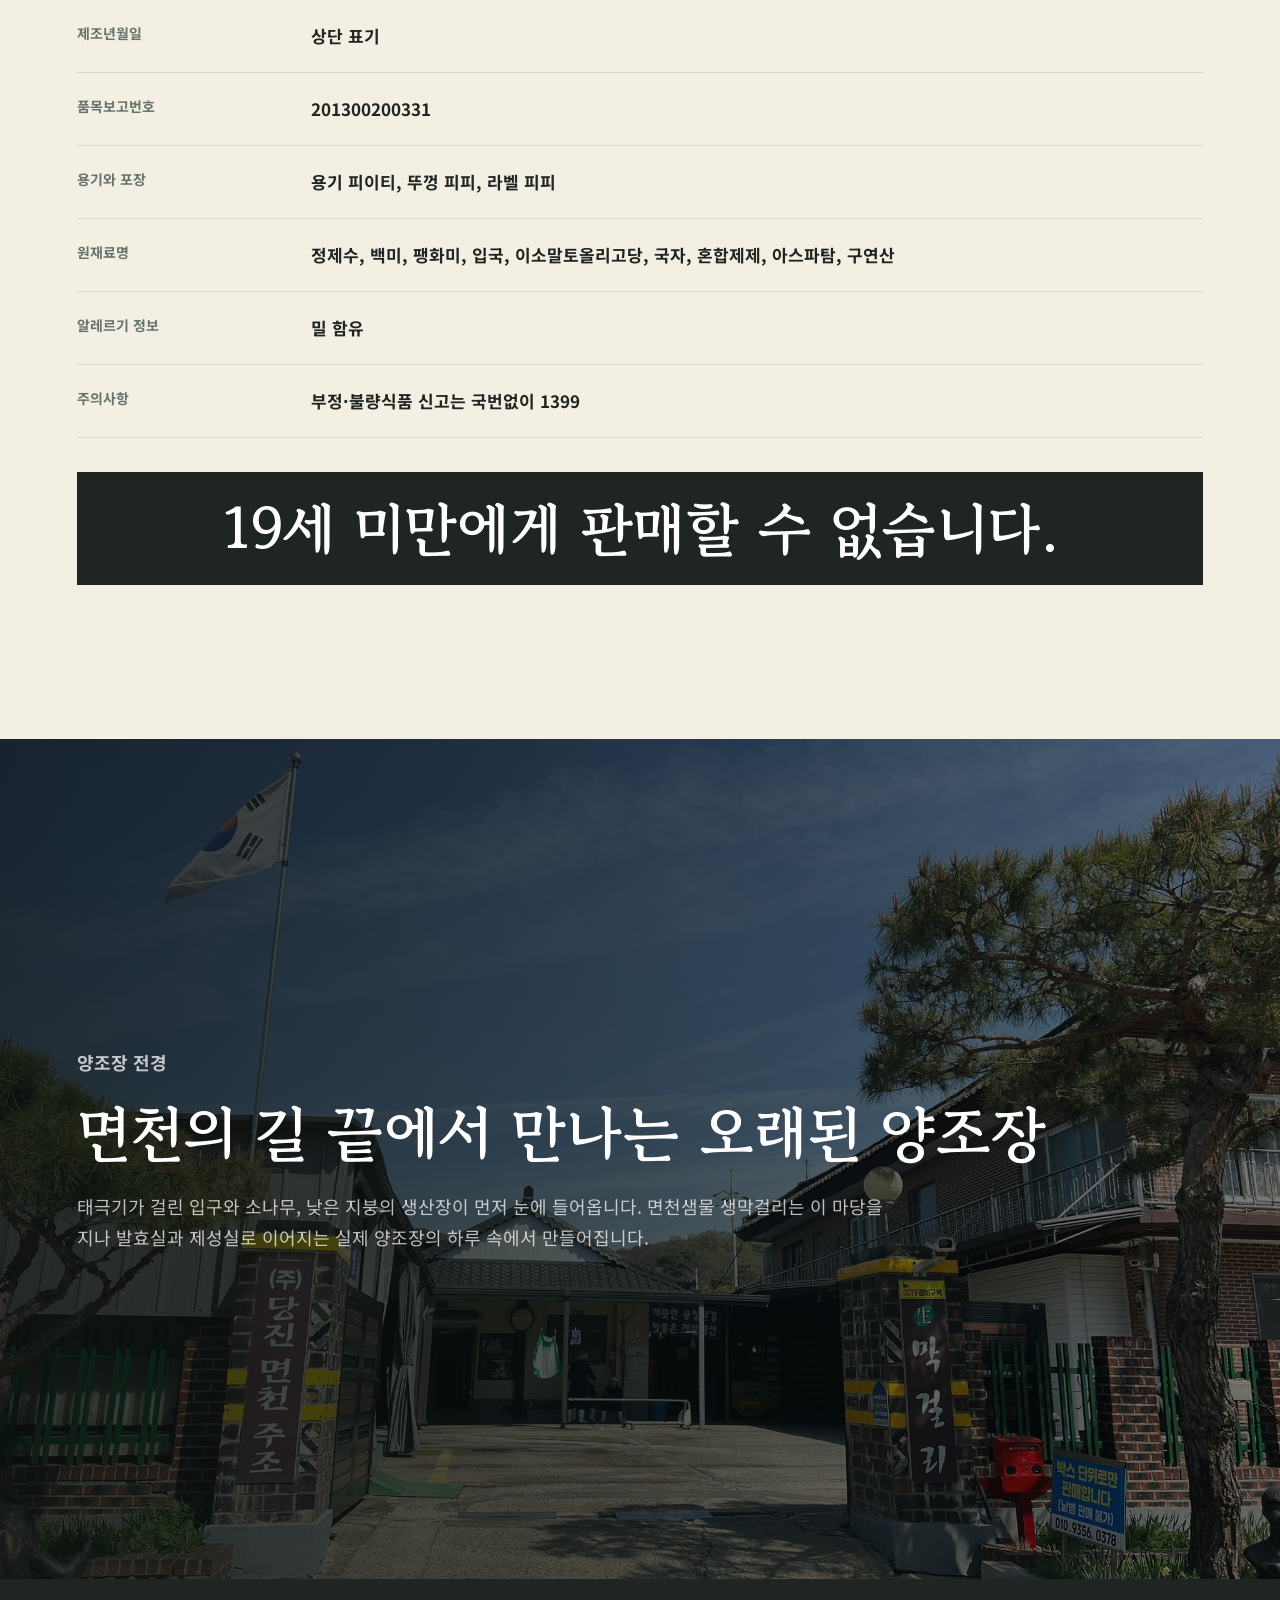
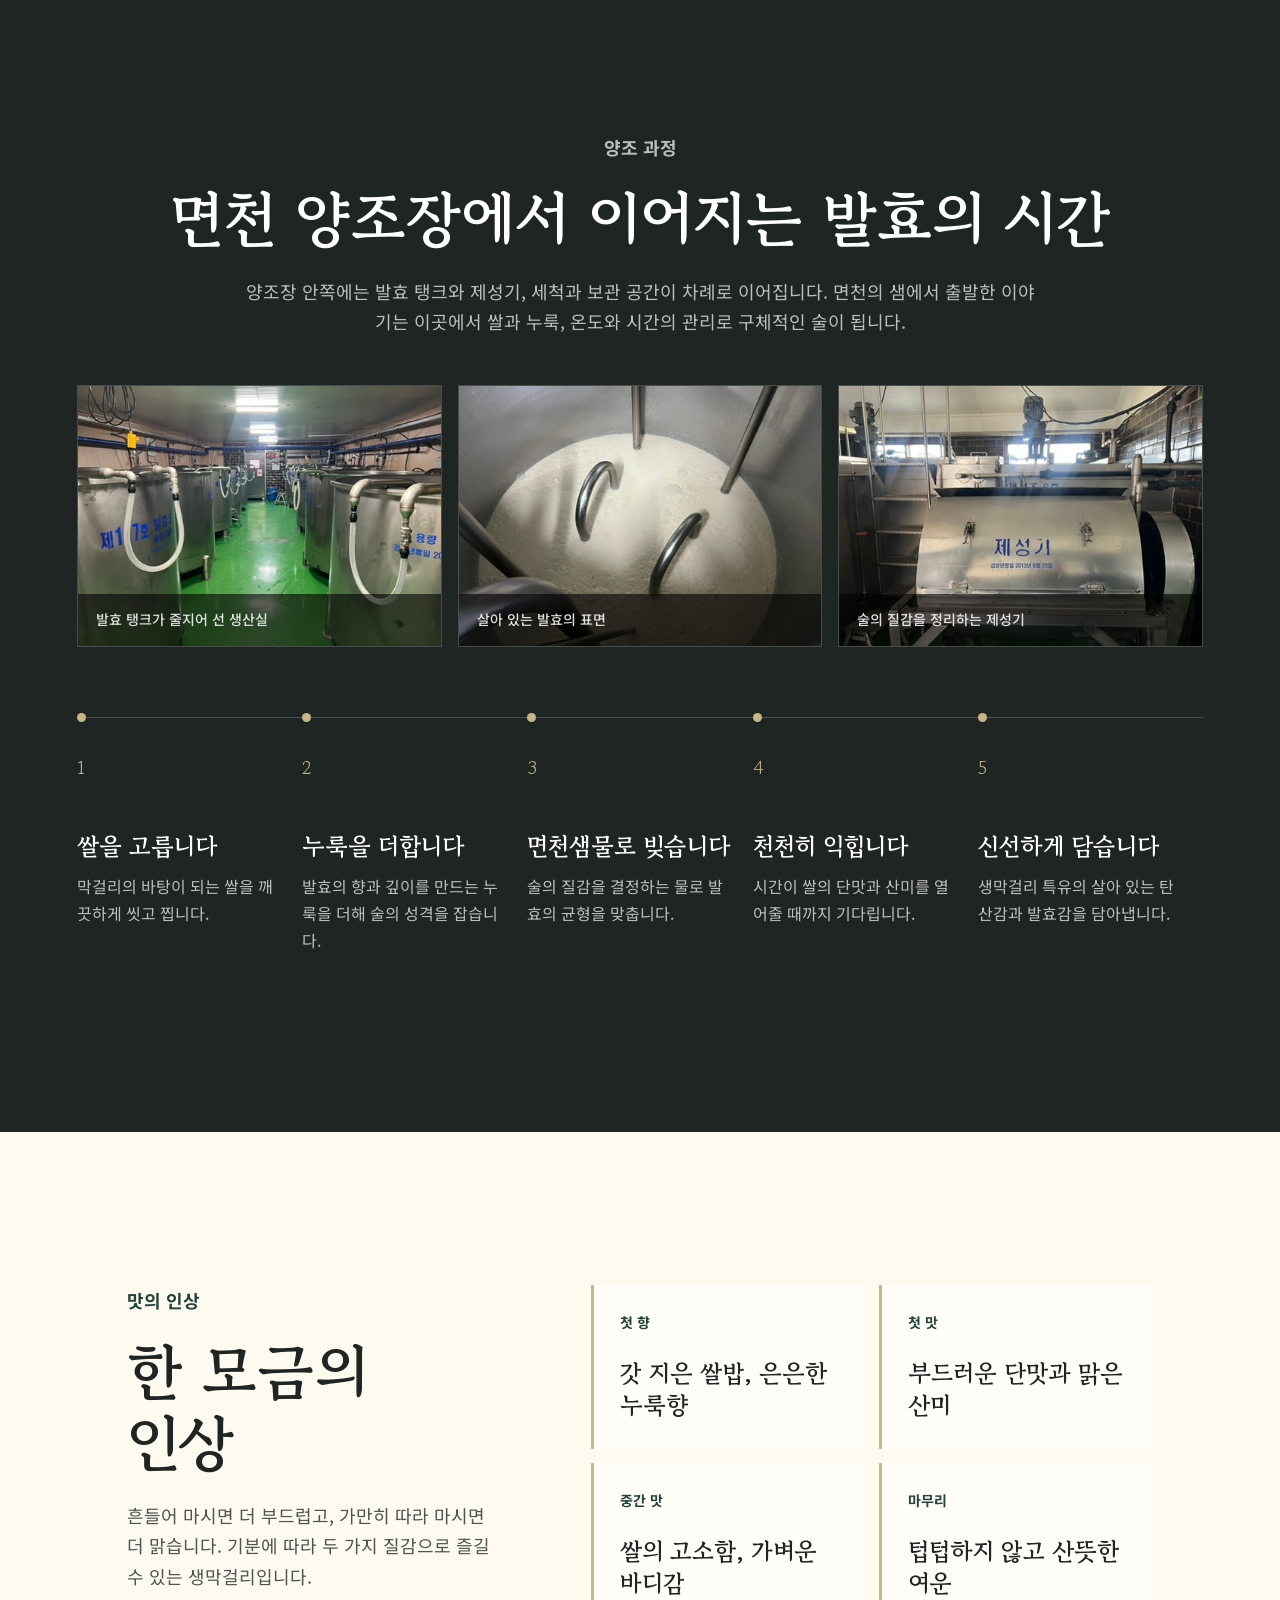
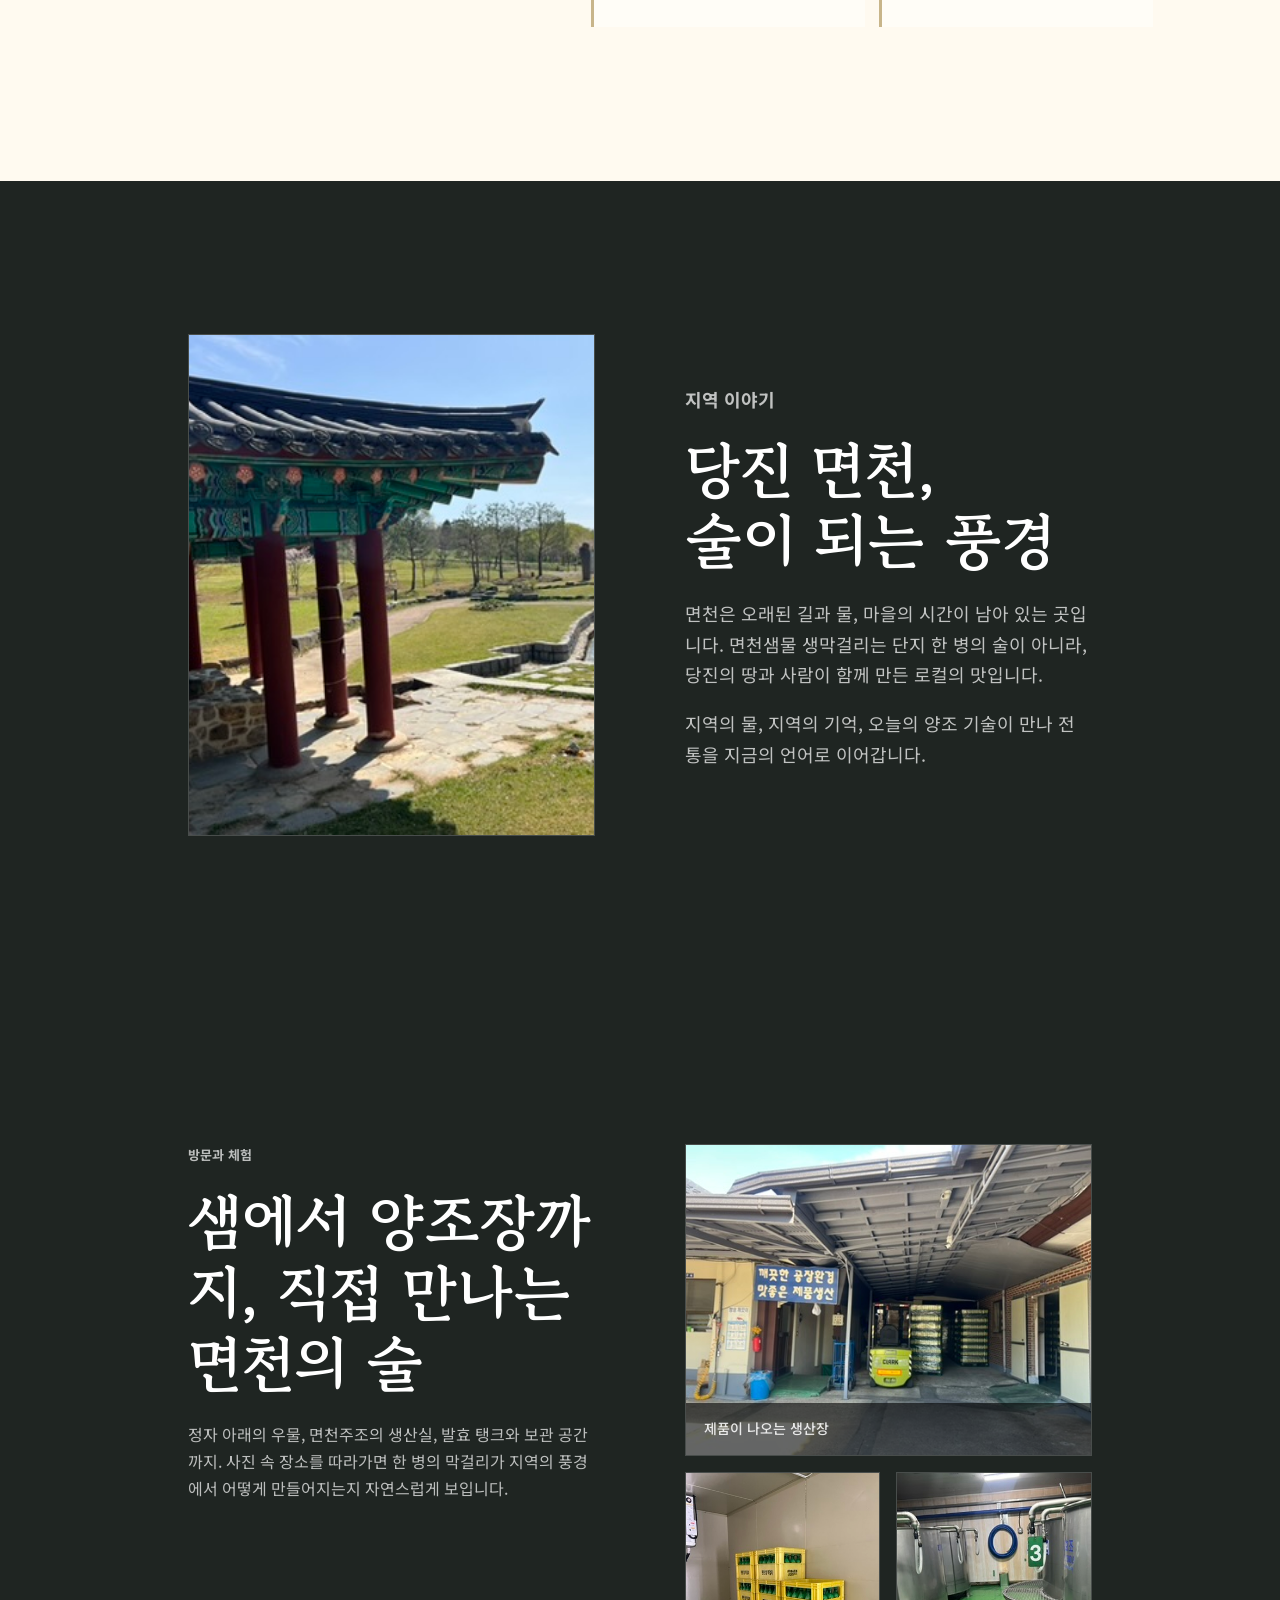
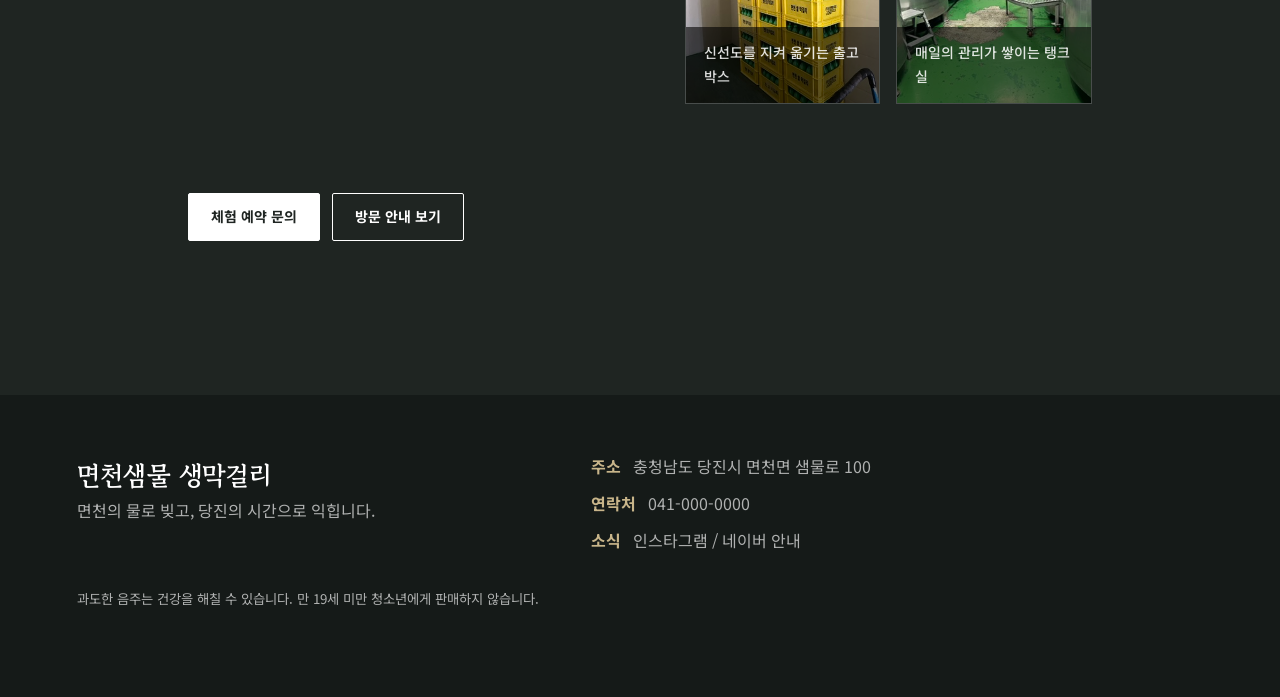
<file: myeoncheon-site/index-v2.html>
<!doctype html>
<html lang="ko">
  <head>
    <meta charset="utf-8" />
    <meta name="viewport" content="width=device-width, initial-scale=1" />
    <title>면천샘물 생막걸리</title>
    <meta
      name="description"
      content="수백 년 흐른 당진 면천의 샘, 그 물로 빚은 오늘의 전통 막걸리."
    />
    <link rel="preconnect" href="https://fonts.googleapis.com" />
    <link rel="preconnect" href="https://fonts.gstatic.com" crossorigin />
    <link
      href="https://fonts.googleapis.com/css2?family=Gowun+Batang:wght@400;700&family=Noto+Sans+KR:wght@300;400;500;700&display=swap"
      rel="stylesheet"
    />
    <link rel="stylesheet" href="./styles-v2.css" />
  </head>
  <body>
    <header class="site-header" data-header>
      <a class="brand-mark" href="#top" aria-label="면천샘물 생막걸리 홈">
        <span class="brand-symbol">泉</span>
        <span>
          <strong>면천샘물</strong>
          <small>생막걸리</small>
        </span>
      </a>
      <button class="menu-toggle" type="button" aria-label="메뉴 열기" aria-expanded="false" data-menu-toggle>
        <span></span>
        <span></span>
      </button>
      <nav class="site-nav" data-nav>
        <a href="#brand">브랜드</a>
        <a href="#spring">면천샘</a>
        <a href="#makgeolli">생막걸리</a>
        <a href="#label">제품 정보</a>
        <a href="#place">양조장</a>
        <a href="#experience">방문 안내</a>
      </nav>
    </header>

    <main id="top">
      <section class="hero" aria-labelledby="hero-title">
        <img class="hero-image" src="./assets/hero-myeoncheon-composite.png" alt="면천샘 정자를 배경으로 놓인 면천샘물 생막걸리 병과 잔" />
        <div class="hero-scrim"></div>
        <div class="hero-content">
          <p class="eyebrow">당진 면천의 생막걸리</p>
          <h1 id="hero-title">면천의 샘에서<br />시작된 생막걸리</h1>
          <p class="hero-copy">
            수백 년 동안 마을을 적셔온 당진 면천의 물. 그 맑은 샘물과 쌀, 누룩의 시간을
            담아 오늘 마시기 가장 신선한 전통 막걸리를 빚습니다.
          </p>
          <div class="hero-actions">
            <a class="button primary" href="#brand">막걸리 이야기 보기</a>
            <a class="button ghost" href="#brewery">양조장 둘러보기</a>
          </div>
        </div>
        <a class="scroll-cue" href="#brand">샘을 따라 내려가기</a>
      </section>

      <section class="intro section" id="brand">
        <div class="section-kicker">브랜드 이야기</div>
        <div class="intro-grid">
          <div class="photo-stack">
            <figure class="photo-card tall">
              <img src="./assets/photos/well-pavilion.jpg" alt="면천샘 우물을 품은 정자 전경" />
            </figure>
            <figure class="photo-card small overlap">
              <img src="./assets/photos/well-water.jpg" alt="돌로 둘러싸인 면천샘 우물 안의 맑은 물" />
            </figure>
          </div>
          <div class="intro-copy">
            <h2>면천샘물 생막걸리</h2>
            <p>
              당진 면천에는 오래전부터 마을의 삶을 이어온 샘이 있습니다. 그 물은 밥을 짓고,
              길손의 목을 축이고, 계절마다 다른 온도로 땅의 숨을 전했습니다.
            </p>
            <p>
              면천샘물 생막걸리는 그 샘에서 시작합니다. 좋은 물을 바탕으로 쌀과 누룩을
              천천히 발효시켜, 부드럽고 산뜻한 생막걸리의 맛을 완성합니다.
            </p>
            <div class="keyword-row" aria-label="브랜드 키워드">
              <span>당진</span>
              <span>면천샘물</span>
              <span>생발효</span>
            </div>
          </div>
        </div>
      </section>

      <section class="spring section ink" id="spring">
        <div class="split-layout">
          <div>
            <p class="eyebrow">면천샘</p>
            <h2>술맛은 물에서 <br />시작됩니다</h2>
          </div>
          <div class="measure">
            <p>
              막걸리는 화려한 향보다 먼저 물의 결을 드러내는 술입니다. 면천의 샘물은 오랜
              시간 땅속을 지나며 맑고 부드러운 맛을 품었습니다.
            </p>
            <p>
              면천샘물 생막걸리는 이 물의 깨끗한 인상을 해치지 않기 위해 과한 단맛보다
              자연스러운 산미와 쌀의 고소함을 살립니다.
            </p>
          </div>
        </div>
        <div class="spring-cards">
          <article>
            <span>01</span>
            <h3>맑음</h3>
            <p>첫 모금에서 느껴지는 깨끗한 질감</p>
          </article>
          <article>
            <span>02</span>
            <h3>부드러움</h3>
            <p>목 넘김을 편안하게 만드는 물의 결</p>
          </article>
          <article>
            <span>03</span>
            <h3>지역성</h3>
            <p>당진 면천이라는 땅에서 온 고유한 이야기</p>
          </article>
        </div>
        <div class="spring-gallery" aria-label="면천샘 우물과 정자 사진">
          <figure>
            <img src="./assets/photos/pavilion-inside.jpg" alt="정자 아래에서 바라본 면천샘 우물" />
            <figcaption>정자 아래에 자리한 오래된 샘</figcaption>
          </figure>
          <figure>
            <img src="./assets/photos/pavilion-view.jpg" alt="정자에서 바라본 면천샘 주변 물길과 산책로" />
            <figcaption>샘에서 이어지는 낮은 물길</figcaption>
          </figure>
          <figure>
            <img src="./assets/photos/waterway.jpg" alt="면천샘 주변 돌 물길" />
            <figcaption>땅의 기억을 따라 흐르는 물</figcaption>
          </figure>
        </div>
      </section>

      <section class="product section" id="makgeolli">
        <div class="product-copy">
          <p class="eyebrow dark">생막걸리</p>
          <h2>밥상에 <br />어울리는 <br />생막걸리</h2>
          <p>
            신선한 생발효감과 쌀의 은은한 단맛이 살아 있는 당진 전통 막걸리입니다. 차갑게
            마셨을 때 가장 산뜻하며, 전이나 나물, 해산물, 수육처럼 담백한 음식과 잘
            어울립니다.
          </p>
          <div class="product-actions">
            <a class="button primary dark-button" href="#brewery">빚는 과정 보기</a>
          </div>
        </div>
        <div class="product-panel">
          <div class="mini-bottle" aria-hidden="true"></div>
          <div class="spec-list">
            <div><span>제품명</span><strong>면천샘물 생막걸리</strong></div>
            <div><span>식품유형</span><strong>탁주</strong></div>
            <div><span>용량</span><strong>750밀리리터</strong></div>
            <div><span>알코올</span><strong>6%</strong></div>
            <div><span>유통기한</span><strong>제조일로부터 10일</strong></div>
            <div><span>보관</span><strong>냉장 보관</strong></div>
            <div><span>맛</span><strong>부드러운 산미, 은은한 단맛</strong></div>
          </div>
        </div>
      </section>

      <section class="label section" id="label">
        <div class="section-head">
          <p class="eyebrow dark">제품 표시사항</p>
          <h2>한 병에 담긴 기본 정보</h2>
          <p>
            면천샘물 생막걸리는 냉장 보관이 필요한 생탁주입니다. 신선한 발효감을 위해
            제조일과 보관 상태를 확인하고, 받으신 뒤에는 차갑게 보관해 주세요.
          </p>
        </div>
        <div class="label-grid">
          <article class="label-card highlight">
            <span>제품명</span>
            <strong>면천샘물 생막걸리</strong>
          </article>
          <article class="label-card">
            <span>내용량</span>
            <strong>750밀리리터</strong>
          </article>
          <article class="label-card">
            <span>에탄올 함량</span>
            <strong>6%</strong>
          </article>
          <article class="label-card">
            <span>식품유형</span>
            <strong>탁주</strong>
          </article>
        </div>
        <div class="label-table" aria-label="면천샘물 생막걸리 제품 상세 표시사항">
          <div><span>업소명 및 소재지</span><strong>(주)당진면천주조, 충청남도 당진시 면천면 동문1길 11-23</strong></div>
          <div><span>소비자 상담</span><strong>041-356-0377~8</strong></div>
          <div><span>유통기한</span><strong>제조일로부터 10일, 냉장 보관</strong></div>
          <div><span>제조년월일</span><strong>상단 표기</strong></div>
          <div><span>품목보고번호</span><strong>201300200331</strong></div>
          <div><span>용기와 포장</span><strong>용기 피이티, 뚜껑 피피, 라벨 피피</strong></div>
          <div>
            <span>원재료명</span>
            <strong>정제수, 백미, 팽화미, 입국, 이소말토올리고당, 국자, 혼합제제, 아스파탐, 구연산</strong>
          </div>
          <div><span>알레르기 정보</span><strong>밀 함유</strong></div>
          <div><span>주의사항</span><strong>부정·불량식품 신고는 국번없이 1399</strong></div>
        </div>
        <p class="age-notice">19세 미만에게 판매할 수 없습니다.</p>
      </section>

      <section class="place section" id="place">
        <figure class="facade-photo" aria-hidden="true">
          <img src="./assets/photos/brewery-front-wide.jpg" alt="" />
        </figure>
        <div class="place-scrim" aria-hidden="true"></div>
        <div class="section-head">
          <p class="eyebrow dark">양조장 전경</p>
          <h2>면천의 길 끝에서 만나는 오래된 양조장</h2>
          <p>
            태극기가 걸린 입구와 소나무, 낮은 지붕의 생산장이 먼저 눈에 들어옵니다. 면천샘물
            생막걸리는 이 마당을 지나 발효실과 제성실로 이어지는 실제 양조장의 하루 속에서
            만들어집니다.
          </p>
        </div>
      </section>

      <section class="process section ink" id="brewery">
        <div class="section-head centered">
          <p class="eyebrow">양조 과정</p>
          <h2>면천 양조장에서 이어지는 발효의 시간</h2>
          <p>
            양조장 안쪽에는 발효 탱크와 제성기, 세척과 보관 공간이 차례로 이어집니다. 면천의
            샘에서 출발한 이야기는 이곳에서 쌀과 누룩, 온도와 시간의 관리로 구체적인 술이 됩니다.
          </p>
        </div>
        <div class="brewery-gallery" aria-label="면천막걸리 양조장 사진">
          <figure class="featured">
            <img src="./assets/photos/fermentation-room.jpg" alt="스테인리스 발효 탱크가 줄지어 있는 양조장 내부" />
            <figcaption>발효 탱크가 줄지어 선 생산실</figcaption>
          </figure>
          <figure>
            <img src="./assets/photos/makgeolli-ferment.jpg" alt="발효 탱크 안에서 막걸리가 익어가는 모습" />
            <figcaption>살아 있는 발효의 표면</figcaption>
          </figure>
          <figure>
            <img src="./assets/photos/juicing-machine.jpg" alt="면천 양조장의 제성기 설비" />
            <figcaption>술의 질감을 정리하는 제성기</figcaption>
          </figure>
        </div>
        <div class="timeline">
          <article>
            <span>1</span>
            <h3>쌀을 고릅니다</h3>
            <p>막걸리의 바탕이 되는 쌀을 깨끗하게 씻고 찝니다.</p>
          </article>
          <article>
            <span>2</span>
            <h3>누룩을 더합니다</h3>
            <p>발효의 향과 깊이를 만드는 누룩을 더해 술의 성격을 잡습니다.</p>
          </article>
          <article>
            <span>3</span>
            <h3>면천샘물로 빚습니다</h3>
            <p>술의 질감을 결정하는 물로 발효의 균형을 맞춥니다.</p>
          </article>
          <article>
            <span>4</span>
            <h3>천천히 익힙니다</h3>
            <p>시간이 쌀의 단맛과 산미를 열어줄 때까지 기다립니다.</p>
          </article>
          <article>
            <span>5</span>
            <h3>신선하게 담습니다</h3>
            <p>생막걸리 특유의 살아 있는 탄산감과 발효감을 담아냅니다.</p>
          </article>
        </div>
      </section>

      <section class="tasting section">
        <div class="tasting-copy">
          <p class="eyebrow dark">맛의 인상</p>
          <h2>한 모금의 <br />인상</h2>
          <p>
            흔들어 마시면 더 부드럽고, 가만히 따라 마시면 더 맑습니다. 기분에 따라 두 가지
            질감으로 즐길 수 있는 생막걸리입니다.
          </p>
        </div>
        <div class="note-grid">
          <article><span>첫 향</span><strong>갓 지은 쌀밥, 은은한 누룩향</strong></article>
          <article><span>첫 맛</span><strong>부드러운 단맛과 맑은 산미</strong></article>
          <article><span>중간 맛</span><strong>쌀의 고소함, 가벼운 바디감</strong></article>
          <article><span>마무리</span><strong>텁텁하지 않고 산뜻한 여운</strong></article>
        </div>
      </section>

      <section class="local section ink">
        <div class="local-photo">
          <img src="./assets/photos/pavilion-roof.jpg" alt="면천샘 정자 처마와 주변 풍경" />
        </div>
        <div class="local-copy">
          <p class="eyebrow">지역 이야기</p>
          <h2>당진 면천, <br />술이 되는 풍경</h2>
          <p>
            면천은 오래된 길과 물, 마을의 시간이 남아 있는 곳입니다. 면천샘물 생막걸리는
            단지 한 병의 술이 아니라, 당진의 땅과 사람이 함께 만든 로컬의 맛입니다.
          </p>
          <p>
            지역의 물, 지역의 기억, 오늘의 양조 기술이 만나 전통을 지금의 언어로
            이어갑니다.
          </p>
        </div>
      </section>

      <section class="experience section ink" id="experience">
        <div class="experience-copy">
          <p class="eyebrow">방문과 체험</p>
          <h2>샘에서 양조장까지, 직접 만나는 면천의 술</h2>
          <p>
            정자 아래의 우물, 면천주조의 생산실, 발효 탱크와 보관 공간까지. 사진 속 장소를
            따라가면 한 병의 막걸리가 지역의 풍경에서 어떻게 만들어지는지 자연스럽게 보입니다.
          </p>
        </div>
        <div class="visit-gallery">
          <figure>
            <img src="./assets/photos/brewery-production.jpg" alt="막걸리 제품 상자가 쌓인 양조장 생산장" />
            <figcaption>제품이 나오는 생산장</figcaption>
          </figure>
          <figure>
            <img src="./assets/photos/crates.jpg" alt="면천막걸리 병이 담긴 노란 박스" />
            <figcaption>신선도를 지켜 옮기는 출고 박스</figcaption>
          </figure>
          <figure>
            <img src="./assets/photos/tank-room.jpg" alt="양조장 발효 탱크 사이의 작업 공간" />
            <figcaption>매일의 관리가 쌓이는 탱크실</figcaption>
          </figure>
        </div>
        <div class="experience-actions">
          <a class="button primary" href="mailto:hello@myeoncheon.example">체험 예약 문의</a>
          <a class="button ghost light" href="#top">방문 안내 보기</a>
        </div>
      </section>
    </main>

    <footer class="site-footer">
      <div>
        <strong>면천샘물 생막걸리</strong>
        <p>면천의 물로 빚고, 당진의 시간으로 익힙니다.</p>
      </div>
      <dl>
        <div><dt>주소</dt><dd>충청남도 당진시 면천면 샘물로 100</dd></div>
        <div><dt>연락처</dt><dd>041-000-0000</dd></div>
        <div><dt>소식</dt><dd>인스타그램 / 네이버 안내</dd></div>
      </dl>
      <small>과도한 음주는 건강을 해칠 수 있습니다. 만 19세 미만 청소년에게 판매하지 않습니다.</small>
    </footer>

    <script src="./script.js"></script>
  </body>
</html>
</file>
<file: myeoncheon-site/styles.css>
:root {
  --spring: #ddebe7;
  --rice: #f4efe3;
  --ink: #1f2522;
  --nuruk: #c8b58a;
  --green: #23433c;
  --paper: #fffaf0;
  --white: #ffffff;
  --muted: #69736d;
  --line: rgba(31, 37, 34, 0.14);
  --shadow: 0 24px 70px rgba(28, 48, 43, 0.15);
  --serif: "Gowun Batang", serif;
  --sans: "Noto Sans KR", system-ui, -apple-system, BlinkMacSystemFont, sans-serif;
}

* {
  box-sizing: border-box;
}

html {
  scroll-behavior: smooth;
}

body {
  margin: 0;
  background: var(--paper);
  color: var(--ink);
  font-family: var(--sans);
  font-size: 16px;
  line-height: 1.7;
  letter-spacing: 0;
}

img {
  display: block;
  max-width: 100%;
}

figure {
  margin: 0;
}

figcaption {
  margin-top: 12px;
  color: var(--muted);
  font-size: 14px;
  font-weight: 500;
}

a {
  color: inherit;
  text-decoration: none;
}

button,
input {
  font: inherit;
}

.site-header {
  position: fixed;
  z-index: 50;
  top: 0;
  left: 0;
  right: 0;
  display: flex;
  align-items: center;
  justify-content: space-between;
  min-height: 76px;
  padding: 18px clamp(20px, 4vw, 56px);
  color: var(--white);
  transition: background 0.25s ease, color 0.25s ease, box-shadow 0.25s ease;
}

.site-header.is-scrolled,
.site-header.is-open {
  background: rgba(255, 250, 240, 0.94);
  color: var(--ink);
  box-shadow: 0 8px 30px rgba(31, 37, 34, 0.08);
  backdrop-filter: blur(16px);
}

.brand-mark {
  display: inline-flex;
  align-items: center;
  gap: 12px;
  min-width: 190px;
}

.brand-symbol {
  display: grid;
  width: 42px;
  height: 42px;
  place-items: center;
  border: 1px solid currentColor;
  border-radius: 50%;
  font-family: var(--serif);
  font-size: 21px;
}

.brand-mark strong,
.brand-mark small {
  display: block;
}

.brand-mark strong {
  font-family: var(--serif);
  font-size: 18px;
  line-height: 1.15;
}

.brand-mark small {
  margin-top: 1px;
  font-size: 12px;
  opacity: 0.72;
}

.site-nav {
  display: flex;
  align-items: center;
  gap: clamp(18px, 2.2vw, 34px);
  font-size: 13px;
  font-weight: 500;
}

.site-nav a {
  position: relative;
  padding: 8px 0;
}

.site-nav a::after {
  position: absolute;
  right: 0;
  bottom: 2px;
  left: 0;
  height: 1px;
  background: currentColor;
  content: "";
  opacity: 0;
  transform: scaleX(0.2);
  transition: opacity 0.2s ease, transform 0.2s ease;
}

.site-nav a:hover::after {
  opacity: 1;
  transform: scaleX(1);
}

.menu-toggle {
  display: none;
  width: 42px;
  height: 42px;
  border: 1px solid currentColor;
  border-radius: 50%;
  background: transparent;
  color: inherit;
}

.menu-toggle span {
  display: block;
  width: 17px;
  height: 1px;
  margin: 5px auto;
  background: currentColor;
}

.hero {
  position: relative;
  min-height: 100svh;
  overflow: hidden;
  display: grid;
  align-items: center;
  padding: 120px clamp(22px, 6vw, 96px) 78px;
  color: var(--white);
}

.hero-image,
.hero-scrim {
  position: absolute;
  inset: 0;
  width: 100%;
  height: 100%;
}

.hero-image {
  object-fit: cover;
  object-position: center;
}

.hero-scrim {
  background:
    linear-gradient(90deg, rgba(20, 30, 27, 0.76) 0%, rgba(20, 30, 27, 0.48) 42%, rgba(20, 30, 27, 0.1) 100%),
    linear-gradient(0deg, rgba(20, 30, 27, 0.24), rgba(20, 30, 27, 0.08));
}

.hero-content {
  position: relative;
  z-index: 1;
  width: min(680px, 100%);
}

.eyebrow {
  margin: 0 0 18px;
  color: var(--nuruk);
  font-size: 13px;
  font-weight: 700;
}

.eyebrow.dark {
  color: var(--green);
}

h1,
h2,
h3,
p {
  margin-top: 0;
}

h1,
h2 {
  font-family: var(--serif);
  font-weight: 700;
  line-height: 1.18;
}

h1 {
  margin-bottom: 24px;
  font-size: clamp(48px, 7vw, 100px);
}

h2 {
  margin-bottom: 24px;
  font-size: clamp(34px, 4.7vw, 68px);
}

h3 {
  margin-bottom: 12px;
  font-family: var(--serif);
  font-size: 24px;
  line-height: 1.25;
}

.hero-copy {
  width: min(590px, 100%);
  margin-bottom: 34px;
  color: rgba(255, 255, 255, 0.86);
  font-size: clamp(17px, 1.6vw, 21px);
  font-weight: 300;
}

.hero-actions,
.product-actions,
.experience-actions {
  display: flex;
  flex-wrap: wrap;
  gap: 12px;
}

.button {
  display: inline-flex;
  align-items: center;
  justify-content: center;
  min-height: 48px;
  padding: 0 22px;
  border: 1px solid currentColor;
  border-radius: 2px;
  font-size: 14px;
  font-weight: 700;
  transition: transform 0.2s ease, background 0.2s ease, color 0.2s ease;
}

.button:hover {
  transform: translateY(-2px);
}

.button.primary {
  border-color: var(--white);
  background: var(--white);
  color: var(--ink);
}

.button.ghost {
  color: var(--white);
}

.button.light {
  color: var(--white);
}

.dark-button {
  border-color: var(--green) !important;
  background: var(--green) !important;
  color: var(--white) !important;
}

.scroll-cue {
  position: absolute;
  z-index: 1;
  right: clamp(22px, 4vw, 60px);
  bottom: 32px;
  color: rgba(255, 255, 255, 0.74);
  font-size: 13px;
  writing-mode: vertical-rl;
}

.section {
  padding: clamp(86px, 12vw, 168px) clamp(22px, 6vw, 96px);
}

.muted {
  background: var(--spring);
}

.ink {
  background: var(--ink);
  color: var(--white);
}

.section-kicker {
  max-width: 1180px;
  margin: 0 auto 34px;
  color: var(--green);
  font-size: 13px;
  font-weight: 700;
}

.intro-grid {
  display: grid;
  max-width: 1180px;
  margin: 0 auto;
  grid-template-columns: minmax(280px, 0.8fr) minmax(0, 1.2fr);
  gap: clamp(46px, 8vw, 110px);
  align-items: center;
}

.photo-stack {
  position: relative;
  min-height: 590px;
}

.photo-card {
  position: relative;
  z-index: 1;
  overflow: hidden;
  border: 1px solid rgba(35, 67, 60, 0.14);
  background: var(--rice);
  box-shadow: var(--shadow);
}

.photo-card img {
  width: 100%;
  height: 100%;
  object-fit: cover;
}

.photo-card.tall {
  width: min(430px, 86%);
  height: 560px;
}

.photo-card.small {
  width: min(300px, 62%);
  height: 210px;
}

.photo-card.overlap {
  position: absolute;
  right: 0;
  bottom: 24px;
  z-index: 2;
}

.intro-copy p,
.measure p,
.product-copy p,
.local-copy p,
.tasting-copy p,
.section-head p {
  color: #4c5752;
  font-size: 18px;
}

.keyword-row {
  display: flex;
  flex-wrap: wrap;
  gap: 10px;
  margin-top: 34px;
}

.keyword-row span {
  padding: 10px 18px;
  border: 1px solid rgba(35, 67, 60, 0.2);
  color: var(--green);
  font-size: 14px;
  font-weight: 700;
}

.split-layout,
.product,
.local,
.tasting,
.experience {
  display: grid;
  max-width: 1180px;
  margin: 0 auto;
  gap: clamp(38px, 7vw, 92px);
}

.label {
  background: linear-gradient(180deg, var(--spring), #eef4f0);
}

.label-grid {
  display: grid;
  max-width: 1180px;
  margin: 0 auto 18px;
  grid-template-columns: 1.3fr repeat(3, 0.9fr);
  gap: 14px;
}

.label-card {
  min-height: 154px;
  padding: 26px;
  border: 1px solid rgba(35, 67, 60, 0.16);
  background: rgba(255, 250, 240, 0.64);
}

.label-card.highlight {
  background: var(--green);
  color: var(--white);
}

.label-card span,
.label-table span {
  display: block;
  margin-bottom: 18px;
  color: var(--muted);
  font-size: 14px;
  font-weight: 700;
}

.label-card.highlight span {
  color: rgba(255, 255, 255, 0.68);
}

.label-card strong {
  display: block;
  font-family: var(--serif);
  font-size: clamp(24px, 2.8vw, 36px);
  line-height: 1.28;
}

.label-table {
  display: grid;
  max-width: 1180px;
  margin: 0 auto;
  border-top: 1px solid rgba(35, 67, 60, 0.18);
}

.label-table div {
  display: grid;
  grid-template-columns: 210px 1fr;
  gap: 24px;
  padding: 22px 0;
  border-bottom: 1px solid rgba(35, 67, 60, 0.14);
}

.label-table span {
  margin: 0;
}

.label-table strong {
  min-width: 0;
  color: var(--ink);
  font-size: 17px;
  line-height: 1.65;
  word-break: keep-all;
  overflow-wrap: anywhere;
}

.age-notice {
  max-width: 1180px;
  margin: 34px auto 0;
  padding: 24px 28px;
  background: var(--ink);
  color: var(--white);
  font-family: var(--serif);
  font-size: clamp(28px, 4.6vw, 58px);
  font-weight: 700;
  line-height: 1.12;
  text-align: center;
}

.place {
  position: relative;
  min-height: clamp(620px, 74vw, 840px);
  overflow: hidden;
  display: grid;
  align-items: center;
  background: var(--ink);
  color: var(--white);
}

.place .section-head {
  position: relative;
  z-index: 2;
  width: min(1180px, 100%);
  margin-bottom: 0;
}

.place .eyebrow.dark {
  color: rgba(255, 255, 255, 0.74);
}

.place .section-head p:not(.eyebrow) {
  max-width: 820px;
  color: rgba(255, 255, 255, 0.72);
}

.place-scrim,
.facade-photo {
  position: absolute;
  inset: 0;
}

.place-scrim {
  z-index: 1;
  background:
    linear-gradient(90deg, rgba(12, 18, 16, 0.76) 0%, rgba(12, 18, 16, 0.54) 50%, rgba(12, 18, 16, 0.3) 100%),
    rgba(0, 0, 0, 0.34);
}

.facade-photo {
  overflow: hidden;
}

.facade-photo img {
  width: 100%;
  height: 100%;
  object-fit: cover;
  object-position: center 58%;
}

.split-layout {
  grid-template-columns: 0.9fr 1.1fr;
  align-items: start;
}

.measure {
  max-width: 660px;
}

.spring-cards {
  display: grid;
  max-width: 1180px;
  margin: 72px auto 0;
  grid-template-columns: repeat(3, 1fr);
  gap: 16px;
}

.spring-cards article {
  min-height: 240px;
  padding: 30px;
  border: 1px solid rgba(35, 67, 60, 0.16);
  background: rgba(255, 250, 240, 0.54);
}

.spring-cards span,
.timeline span {
  display: inline-block;
  margin-bottom: 48px;
  color: var(--green);
  font-family: var(--serif);
  font-size: 18px;
}

.spring-gallery {
  display: grid;
  max-width: 1180px;
  margin: 48px auto 0;
  grid-template-columns: 1.15fr 0.9fr 0.85fr;
  gap: 16px;
}

.spring-gallery figure,
.brewery-gallery figure,
.visit-gallery figure,
.local-photo {
  position: relative;
  overflow: hidden;
  border: 1px solid rgba(35, 67, 60, 0.14);
  background: rgba(255, 250, 240, 0.58);
}

.spring-gallery img {
  width: 100%;
  height: 310px;
  object-fit: cover;
}

.spring-gallery figcaption,
.brewery-gallery figcaption,
.visit-gallery figcaption {
  position: absolute;
  right: 0;
  bottom: 0;
  left: 0;
  margin: 0;
  padding: 14px 18px;
  background: rgba(0, 0, 0, 0.6);
  color: rgba(255, 255, 255, 0.86);
}

.product {
  grid-template-columns: 0.95fr 1.05fr;
  align-items: center;
}

.product-copy {
  max-width: 590px;
}

.text-link {
  display: inline-flex;
  align-items: center;
  color: var(--green);
  font-weight: 700;
}

.text-link::after {
  width: 44px;
  height: 1px;
  margin-left: 12px;
  background: currentColor;
  content: "";
}

.product-panel {
  display: grid;
  grid-template-columns: 220px 1fr;
  gap: 34px;
  align-items: end;
  padding: clamp(28px, 5vw, 56px);
  background: var(--spring);
  box-shadow: var(--shadow);
}

.mini-bottle {
  width: 126px;
  height: 360px;
  margin: 0 auto;
  border: 1px solid rgba(35, 67, 60, 0.18);
  border-radius: 48px 48px 28px 28px;
  background:
    linear-gradient(180deg, transparent 0 26%, rgba(35, 67, 60, 0.08) 26% 55%, transparent 55%),
    linear-gradient(100deg, #ffffff, #e7eee9 46%, #ffffff);
  box-shadow: 0 24px 48px rgba(31, 37, 34, 0.13);
}

.mini-bottle::before {
  display: block;
  width: 42px;
  height: 76px;
  margin: -74px auto 0;
  border-radius: 18px 18px 6px 6px;
  background: linear-gradient(90deg, #ffffff, #dfe9e5, #ffffff);
  content: "";
}

.mini-bottle.large {
  width: 150px;
  height: 420px;
}

.spec-list {
  display: grid;
  gap: 0;
}

.spec-list div {
  display: flex;
  justify-content: space-between;
  gap: 22px;
  padding: 16px 0;
  border-bottom: 1px solid rgba(35, 67, 60, 0.16);
}

.spec-list span {
  color: var(--muted);
  font-size: 14px;
}

.spec-list strong {
  text-align: right;
}

.section-head {
  max-width: 1180px;
  margin: 0 auto 48px;
}

.ink .section-head p {
  max-width: 790px;
  margin-right: auto;
  margin-left: auto;
  color: rgba(255, 255, 255, 0.7);
}

.centered {
  text-align: center;
}

.brewery-gallery {
  display: grid;
  max-width: 1180px;
  margin: 0 auto 70px;
  grid-template-columns: repeat(3, 1fr);
  gap: 16px;
}

.brewery-gallery figure {
  border-color: rgba(255, 255, 255, 0.16);
  background: rgba(255, 255, 255, 0.05);
}

.brewery-gallery img {
  width: 100%;
  height: 260px;
  object-fit: cover;
}

.brewery-gallery .featured img {
  height: 260px;
}

.timeline {
  display: grid;
  max-width: 1180px;
  margin: 70px auto 0;
  grid-template-columns: repeat(5, 1fr);
  border-top: 1px solid rgba(255, 255, 255, 0.2);
}

.timeline article {
  position: relative;
  min-height: 260px;
  padding: 34px 20px 0 0;
}

.timeline article::before {
  position: absolute;
  top: -5px;
  left: 0;
  width: 9px;
  height: 9px;
  border-radius: 50%;
  background: var(--nuruk);
  content: "";
}

.timeline span,
.program-list span {
  color: var(--nuruk);
}

.timeline p,
.experience p {
  color: rgba(255, 255, 255, 0.7);
}

.tasting {
  grid-template-columns: minmax(260px, 0.8fr) minmax(0, 1.2fr);
  align-items: start;
}

.note-grid {
  display: grid;
  grid-template-columns: repeat(2, 1fr);
  gap: 14px;
}

.note-grid article {
  min-height: 164px;
  padding: 26px;
  border-left: 3px solid var(--nuruk);
  background: #fffdf7;
}

.note-grid span {
  display: block;
  margin-bottom: 22px;
  color: var(--green);
  font-size: 14px;
  font-weight: 700;
}

.note-grid strong {
  display: block;
  font-family: var(--serif);
  font-size: 24px;
  line-height: 1.35;
}

.local {
  max-width: none;
  grid-template-columns: minmax(22px, 1fr) minmax(0, 500px) minmax(0, 680px) minmax(22px, 1fr);
  align-items: center;
}

.local-photo {
  grid-column: 2;
}

.local-copy {
  grid-column: 3;
}

.local-photo img {
  width: 100%;
  height: 500px;
  object-fit: cover;
}

.experience {
  max-width: none;
  grid-template-columns: minmax(22px, 1fr) minmax(0, 500px) minmax(0, 680px) minmax(22px, 1fr);
  align-items: start;
}

.experience-copy {
  grid-column: 2;
}

.visit-gallery {
  grid-column: 3;
}

.experience-copy h2 {
  max-width: 650px;
}

.visit-gallery {
  display: grid;
  grid-template-columns: 1fr 1fr;
  gap: 16px;
}

.visit-gallery figure:first-child {
  grid-column: 1 / -1;
}

.visit-gallery img {
  width: 100%;
  height: 230px;
  object-fit: cover;
}

.visit-gallery figure:first-child img {
  height: 310px;
}

.experience-actions {
  grid-column: 2;
}

.site-footer {
  display: grid;
  grid-template-columns: 1.1fr 1.4fr;
  gap: 34px;
  padding: 58px clamp(22px, 6vw, 96px) 86px;
  background: #151a18;
  color: var(--white);
}

.site-footer strong {
  font-family: var(--serif);
  font-size: 26px;
}

.site-footer p,
.site-footer dd,
.site-footer small {
  color: rgba(255, 255, 255, 0.66);
}

.site-footer dl {
  display: grid;
  gap: 10px;
  margin: 0;
}

.site-footer div {
  min-width: 0;
}

.site-footer dt,
.site-footer dd {
  display: inline;
}

.site-footer dt {
  margin-right: 12px;
  color: var(--nuruk);
  font-weight: 700;
}

.site-footer dd {
  margin: 0;
}

.site-footer small {
  grid-column: 1 / -1;
}

@media (max-width: 1020px) {
  .site-nav {
    gap: 16px;
  }

  .spring-cards,
  .spring-gallery,
  .brewery-gallery,
  .label-grid {
    grid-template-columns: repeat(2, 1fr);
  }

  .label-card.highlight {
    grid-column: 1 / -1;
  }

  .brewery-gallery .featured {
    grid-column: 1 / -1;
  }

  .timeline {
    grid-template-columns: 1fr;
    border-top: 0;
  }

  .timeline article {
    min-height: auto;
    padding: 0 0 28px 42px;
    border-left: 1px solid rgba(255, 255, 255, 0.18);
  }

  .timeline article::before {
    top: 2px;
    left: -5px;
  }

  .timeline span {
    margin-bottom: 14px;
  }
}

@media (max-width: 780px) {
  body {
    font-size: 15px;
  }

  .site-header {
    min-height: 68px;
    padding: 14px 18px;
  }

  .brand-mark {
    min-width: 0;
  }

  .brand-symbol {
    width: 38px;
    height: 38px;
  }

  .menu-toggle {
    display: block;
    position: relative;
    z-index: 2;
  }

  .site-nav {
    position: fixed;
    inset: 0;
    display: grid;
    align-content: center;
    gap: 18px;
    padding: 86px 24px 40px;
    background: rgba(255, 250, 240, 0.98);
    color: var(--ink);
    font-size: 24px;
    opacity: 0;
    pointer-events: none;
    transform: translateY(-10px);
    transition: opacity 0.2s ease, transform 0.2s ease;
  }

  .site-nav.is-open {
    opacity: 1;
    pointer-events: auto;
    transform: translateY(0);
  }

  .hero {
    min-height: 92svh;
    padding: 106px 20px 74px;
  }

  .hero-scrim {
    background:
      linear-gradient(90deg, rgba(20, 30, 27, 0.8) 0%, rgba(20, 30, 27, 0.52) 70%, rgba(20, 30, 27, 0.3) 100%),
      linear-gradient(0deg, rgba(20, 30, 27, 0.36), rgba(20, 30, 27, 0.04));
  }

  .hero-image {
    object-position: 63% center;
  }

  h1 {
    font-size: 48px;
  }

  h2 {
    font-size: 36px;
  }

  .section {
    padding: 82px 20px;
  }

  .intro-grid,
  .split-layout,
  .product,
  .place,
  .tasting,
  .local,
  .experience,
  .site-footer {
    grid-template-columns: 1fr;
  }

  .photo-stack {
    min-height: 460px;
  }

  .spring-cards,
  .note-grid,
  .spring-gallery,
  .brewery-gallery,
  .visit-gallery,
  .label-grid {
    grid-template-columns: 1fr;
  }

  .label-table div {
    grid-template-columns: 1fr;
    gap: 8px;
  }

  .product-panel {
    grid-template-columns: 1fr;
  }

  .spec-list strong {
    max-width: 190px;
  }

  .local-photo img {
    height: 360px;
  }

  .local-photo,
  .local-copy,
  .experience-copy,
  .visit-gallery {
    grid-column: auto;
  }

  .experience-actions {
    grid-column: auto;
  }

  .site-footer {
    padding-bottom: 96px;
  }
}

@media (max-width: 430px) {
  .hero-actions,
  .product-actions,
  .experience-actions {
    display: grid;
  }

  .button {
    width: 100%;
  }

  .scroll-cue {
    display: none;
  }

  .spring-cards article {
    min-height: 210px;
    padding: 24px;
  }
}
</file>
<file: myeoncheon-site/styles-v2.css>
:root {
  --rice: #f4efe3;
  --ink: #1f2522;
  --nuruk: #c8b58a;
  --green: #23433c;
  --paper: #fffaf0;
  --white: #ffffff;
  --muted: #69736d;
  --line: rgba(31, 37, 34, 0.14);
  --shadow: 0 24px 70px rgba(28, 48, 43, 0.15);
  --serif: "Gowun Batang", serif;
  --sans: "Noto Sans KR", system-ui, -apple-system, BlinkMacSystemFont, sans-serif;
}

* {
  box-sizing: border-box;
}

html {
  scroll-behavior: smooth;
}

body {
  margin: 0;
  background: var(--paper);
  color: var(--ink);
  font-family: var(--sans);
  font-size: 16px;
  line-height: 1.7;
  letter-spacing: 0;
}

img {
  display: block;
  max-width: 100%;
}

figure {
  margin: 0;
}

figcaption {
  margin-top: 12px;
  color: var(--muted);
  font-size: 14px;
  font-weight: 500;
}

a {
  color: inherit;
  text-decoration: none;
}

button,
input {
  font: inherit;
}

.site-header {
  position: fixed;
  z-index: 50;
  top: 0;
  left: 0;
  right: 0;
  display: flex;
  align-items: center;
  justify-content: space-between;
  min-height: 76px;
  padding: 18px clamp(20px, 4vw, 56px);
  color: var(--white);
  transition: background 0.25s ease, color 0.25s ease, box-shadow 0.25s ease;
}

.site-header.is-scrolled,
.site-header.is-open {
  background: rgba(255, 250, 240, 0.94);
  color: var(--ink);
  box-shadow: 0 8px 30px rgba(31, 37, 34, 0.08);
  backdrop-filter: blur(16px);
}

.brand-mark {
  display: inline-flex;
  align-items: center;
  gap: 12px;
  min-width: 190px;
}

.brand-symbol {
  display: grid;
  width: 42px;
  height: 42px;
  place-items: center;
  border: 1px solid currentColor;
  border-radius: 50%;
  font-family: var(--serif);
  font-size: 21px;
}

.brand-mark strong,
.brand-mark small {
  display: block;
}

.brand-mark strong {
  font-family: var(--serif);
  font-size: 18px;
  line-height: 1.15;
}

.brand-mark small {
  margin-top: 1px;
  font-size: 12px;
  opacity: 0.72;
}

.site-nav {
  display: flex;
  align-items: center;
  gap: clamp(18px, 2.2vw, 34px);
  font-size: 13px;
  font-weight: 500;
}

.site-nav a {
  position: relative;
  padding: 8px 0;
}

.site-nav a::after {
  position: absolute;
  right: 0;
  bottom: 2px;
  left: 0;
  height: 1px;
  background: currentColor;
  content: "";
  opacity: 0;
  transform: scaleX(0.2);
  transition: opacity 0.2s ease, transform 0.2s ease;
}

.site-nav a:hover::after {
  opacity: 1;
  transform: scaleX(1);
}

.menu-toggle {
  display: none;
  width: 42px;
  height: 42px;
  border: 1px solid currentColor;
  border-radius: 50%;
  background: transparent;
  color: inherit;
}

.menu-toggle span {
  display: block;
  width: 17px;
  height: 1px;
  margin: 5px auto;
  background: currentColor;
}

.hero {
  position: relative;
  min-height: 100svh;
  overflow: hidden;
  display: grid;
  align-items: center;
  padding: 120px clamp(22px, 6vw, 96px) 78px;
  color: var(--white);
}

.hero-image,
.hero-scrim {
  position: absolute;
  inset: 0;
  width: 100%;
  height: 100%;
}

.hero-image {
  object-fit: cover;
  object-position: center;
}

.hero-scrim {
  background:
    linear-gradient(90deg, rgba(20, 30, 27, 0.76) 0%, rgba(20, 30, 27, 0.48) 42%, rgba(20, 30, 27, 0.1) 100%),
    linear-gradient(0deg, rgba(20, 30, 27, 0.24), rgba(20, 30, 27, 0.08));
}

.hero-content {
  position: relative;
  z-index: 1;
  width: min(680px, 100%);
}

.eyebrow {
  margin: 0 0 18px;
  color: var(--nuruk);
  font-size: 13px;
  font-weight: 700;
}

.eyebrow.dark {
  color: var(--green);
}

h1,
h2,
h3,
p {
  margin-top: 0;
}

h1,
h2 {
  font-family: var(--serif);
  font-weight: 700;
  line-height: 1.18;
}

h1 {
  margin-bottom: 24px;
  font-size: clamp(48px, 7vw, 100px);
}

h2 {
  margin-bottom: 24px;
  font-size: clamp(34px, 4.7vw, 68px);
}

h3 {
  margin-bottom: 12px;
  font-family: var(--serif);
  font-size: 24px;
  line-height: 1.25;
}

.hero-copy {
  width: min(590px, 100%);
  margin-bottom: 34px;
  color: rgba(255, 255, 255, 0.86);
  font-size: clamp(17px, 1.6vw, 21px);
  font-weight: 300;
}

.hero-actions,
.product-actions,
.experience-actions {
  display: flex;
  flex-wrap: wrap;
  gap: 12px;
}

.button {
  display: inline-flex;
  align-items: center;
  justify-content: center;
  min-height: 48px;
  padding: 0 22px;
  border: 1px solid currentColor;
  border-radius: 2px;
  font-size: 14px;
  font-weight: 700;
  transition: transform 0.2s ease, background 0.2s ease, color 0.2s ease;
}

.button:hover {
  transform: translateY(-2px);
}

.button.primary {
  border-color: var(--white);
  background: var(--white);
  color: var(--ink);
}

.button.ghost {
  color: var(--white);
}

.button.light {
  color: var(--white);
}

.dark-button {
  border-color: var(--green) !important;
  background: var(--green) !important;
  color: var(--white) !important;
}

.scroll-cue {
  position: absolute;
  z-index: 1;
  right: clamp(22px, 4vw, 60px);
  bottom: 32px;
  color: rgba(255, 255, 255, 0.74);
  font-size: 13px;
  writing-mode: vertical-rl;
}

.section {
  padding: clamp(86px, 12vw, 168px) clamp(22px, 6vw, 96px);
}

.ink {
  background: var(--ink);
  color: var(--white);
}

.section-kicker {
  max-width: 1180px;
  margin: 0 auto 34px;
  color: var(--green);
  font-size: 13px;
  font-weight: 700;
}

.intro-grid {
  display: grid;
  max-width: 1180px;
  margin: 0 auto;
  grid-template-columns: minmax(280px, 0.8fr) minmax(0, 1.2fr);
  gap: clamp(46px, 8vw, 110px);
  align-items: center;
}

.photo-stack {
  position: relative;
  min-height: 590px;
}

.photo-card {
  position: relative;
  z-index: 1;
  overflow: hidden;
  border: 1px solid rgba(35, 67, 60, 0.14);
  background: var(--rice);
  box-shadow: var(--shadow);
}

.photo-card img {
  width: 100%;
  height: 100%;
  object-fit: cover;
}

.photo-card.tall {
  width: min(430px, 86%);
  height: 560px;
}

.photo-card.small {
  width: min(300px, 62%);
  height: 210px;
}

.photo-card.overlap {
  position: absolute;
  right: 0;
  bottom: 24px;
  z-index: 2;
}

.intro-copy p,
.product-copy p,
.tasting-copy p,
.section-head p {
  color: #4c5752;
  font-size: 18px;
}

.measure p,
.local-copy p {
  color: rgba(255, 255, 255, 0.72);
  font-size: 18px;
}

.keyword-row {
  display: flex;
  flex-wrap: wrap;
  gap: 10px;
  margin-top: 34px;
}

.keyword-row span {
  padding: 10px 18px;
  border: 1px solid rgba(35, 67, 60, 0.2);
  color: var(--green);
  font-size: 14px;
  font-weight: 700;
}

.split-layout,
.product,
.local,
.tasting,
.experience {
  display: grid;
  max-width: 1180px;
  margin: 0 auto;
  gap: clamp(38px, 7vw, 92px);
}

.label {
  background: var(--rice);
}

.label-grid {
  display: grid;
  max-width: 1180px;
  margin: 0 auto 18px;
  grid-template-columns: 1.3fr repeat(3, 0.9fr);
  gap: 14px;
}

.label-card {
  min-height: 154px;
  padding: 26px;
  border: 1px solid rgba(35, 67, 60, 0.16);
  background: rgba(255, 250, 240, 0.64);
}

.label-card.highlight {
  background: var(--green);
  color: var(--white);
}

.label-card span,
.label-table span {
  display: block;
  margin-bottom: 18px;
  color: var(--muted);
  font-size: 14px;
  font-weight: 700;
}

.label-card.highlight span {
  color: rgba(255, 255, 255, 0.68);
}

.label-card strong {
  display: block;
  font-family: var(--serif);
  font-size: clamp(24px, 2.8vw, 36px);
  line-height: 1.28;
}

.label-table {
  display: grid;
  max-width: 1180px;
  margin: 0 auto;
  border-top: 1px solid rgba(35, 67, 60, 0.18);
}

.label-table div {
  display: grid;
  grid-template-columns: 210px 1fr;
  gap: 24px;
  padding: 22px 0;
  border-bottom: 1px solid rgba(35, 67, 60, 0.14);
}

.label-table span {
  margin: 0;
}

.label-table strong {
  min-width: 0;
  color: var(--ink);
  font-size: 17px;
  line-height: 1.65;
  word-break: keep-all;
  overflow-wrap: anywhere;
}

.age-notice {
  max-width: 1180px;
  margin: 34px auto 0;
  padding: 24px 28px;
  background: var(--ink);
  color: var(--white);
  font-family: var(--serif);
  font-size: clamp(28px, 4.6vw, 58px);
  font-weight: 700;
  line-height: 1.12;
  text-align: center;
}

.place {
  position: relative;
  min-height: clamp(620px, 74vw, 840px);
  overflow: hidden;
  display: grid;
  align-items: center;
  background: var(--ink);
  color: var(--white);
}

.place .section-head {
  position: relative;
  z-index: 2;
  width: min(1180px, 100%);
  margin-bottom: 0;
}

.place .eyebrow.dark {
  color: rgba(255, 255, 255, 0.74);
}

.place .section-head p:not(.eyebrow) {
  max-width: 820px;
  color: rgba(255, 255, 255, 0.72);
}

.place-scrim,
.facade-photo {
  position: absolute;
  inset: 0;
}

.place-scrim {
  z-index: 1;
  background:
    linear-gradient(90deg, rgba(12, 18, 16, 0.76) 0%, rgba(12, 18, 16, 0.54) 50%, rgba(12, 18, 16, 0.3) 100%),
    rgba(0, 0, 0, 0.34);
}

.facade-photo {
  overflow: hidden;
}

.facade-photo img {
  width: 100%;
  height: 100%;
  object-fit: cover;
  object-position: center 58%;
}

.split-layout {
  grid-template-columns: 0.9fr 1.1fr;
  align-items: start;
}

.measure {
  max-width: 660px;
}

.spring-cards {
  display: grid;
  max-width: 1180px;
  margin: 72px auto 0;
  grid-template-columns: repeat(3, 1fr);
  gap: 16px;
}

.spring-cards article {
  min-height: 240px;
  padding: 30px;
  border: 1px solid rgba(255, 255, 255, 0.14);
  background: rgba(255, 255, 255, 0.05);
}

.spring-cards span,
.timeline span {
  display: inline-block;
  margin-bottom: 48px;
  color: var(--nuruk);
  font-family: var(--serif);
  font-size: 18px;
}

.spring-gallery {
  display: grid;
  max-width: 1180px;
  margin: 48px auto 0;
  grid-template-columns: 1.15fr 0.9fr 0.85fr;
  gap: 16px;
}

.spring-gallery figure,
.brewery-gallery figure,
.visit-gallery figure,
.local-photo {
  position: relative;
  overflow: hidden;
  border: 1px solid rgba(255, 255, 255, 0.14);
  background: rgba(255, 255, 255, 0.05);
}

.spring-gallery img {
  width: 100%;
  height: 310px;
  object-fit: cover;
}

.spring-gallery figcaption,
.brewery-gallery figcaption,
.visit-gallery figcaption {
  position: absolute;
  right: 0;
  bottom: 0;
  left: 0;
  margin: 0;
  padding: 14px 18px;
  background: rgba(0, 0, 0, 0.6);
  color: rgba(255, 255, 255, 0.86);
}

.product {
  grid-template-columns: 0.95fr 1.05fr;
  align-items: center;
}

.product-copy {
  max-width: 590px;
}

.text-link {
  display: inline-flex;
  align-items: center;
  color: var(--green);
  font-weight: 700;
}

.text-link::after {
  width: 44px;
  height: 1px;
  margin-left: 12px;
  background: currentColor;
  content: "";
}

.product-panel {
  display: grid;
  grid-template-columns: 220px 1fr;
  gap: 34px;
  align-items: end;
  padding: clamp(28px, 5vw, 56px);
  background: var(--rice);
  box-shadow: var(--shadow);
}

.mini-bottle {
  width: 126px;
  height: 360px;
  margin: 0 auto;
  border: 1px solid rgba(35, 67, 60, 0.18);
  border-radius: 48px 48px 28px 28px;
  background:
    linear-gradient(180deg, transparent 0 26%, rgba(35, 67, 60, 0.08) 26% 55%, transparent 55%),
    linear-gradient(100deg, #ffffff, #f2ece0 46%, #ffffff);
  box-shadow: 0 24px 48px rgba(31, 37, 34, 0.13);
}

.mini-bottle::before {
  display: block;
  width: 42px;
  height: 76px;
  margin: -74px auto 0;
  border-radius: 18px 18px 6px 6px;
  background: linear-gradient(90deg, #ffffff, #eee2cd, #ffffff);
  content: "";
}

.mini-bottle.large {
  width: 150px;
  height: 420px;
}

.spec-list {
  display: grid;
  gap: 0;
}

.spec-list div {
  display: flex;
  justify-content: space-between;
  gap: 22px;
  padding: 16px 0;
  border-bottom: 1px solid rgba(35, 67, 60, 0.16);
}

.spec-list span {
  color: var(--muted);
  font-size: 14px;
}

.spec-list strong {
  text-align: right;
}

.section-head {
  max-width: 1180px;
  margin: 0 auto 48px;
}

.ink .section-head p {
  max-width: 790px;
  margin-right: auto;
  margin-left: auto;
  color: rgba(255, 255, 255, 0.7);
}

.centered {
  text-align: center;
}

.brewery-gallery {
  display: grid;
  max-width: 1180px;
  margin: 0 auto 70px;
  grid-template-columns: repeat(3, 1fr);
  gap: 16px;
}

.brewery-gallery img {
  width: 100%;
  height: 260px;
  object-fit: cover;
}

.brewery-gallery .featured img {
  height: 260px;
}

.timeline {
  display: grid;
  max-width: 1180px;
  margin: 70px auto 0;
  grid-template-columns: repeat(5, 1fr);
  border-top: 1px solid rgba(255, 255, 255, 0.2);
}

.timeline article {
  position: relative;
  min-height: 260px;
  padding: 34px 20px 0 0;
}

.timeline article::before {
  position: absolute;
  top: -5px;
  left: 0;
  width: 9px;
  height: 9px;
  border-radius: 50%;
  background: var(--nuruk);
  content: "";
}

.timeline span,
.program-list span {
  color: var(--nuruk);
}

.timeline p,
.experience p {
  color: rgba(255, 255, 255, 0.7);
}

.tasting {
  grid-template-columns: minmax(260px, 0.8fr) minmax(0, 1.2fr);
  align-items: start;
}

.note-grid {
  display: grid;
  grid-template-columns: repeat(2, 1fr);
  gap: 14px;
}

.note-grid article {
  min-height: 164px;
  padding: 26px;
  border-left: 3px solid var(--nuruk);
  background: #fffdf7;
}

.note-grid span {
  display: block;
  margin-bottom: 22px;
  color: var(--green);
  font-size: 14px;
  font-weight: 700;
}

.note-grid strong {
  display: block;
  font-family: var(--serif);
  font-size: 24px;
  line-height: 1.35;
}

.local {
  max-width: none;
  grid-template-columns: minmax(22px, 1fr) minmax(0, 500px) minmax(0, 680px) minmax(22px, 1fr);
  align-items: center;
}

.local-photo {
  grid-column: 2;
  min-width: 0;
}

.local-copy {
  grid-column: 3;
  min-width: 0;
}

.local-photo img {
  width: 100%;
  height: 500px;
  object-fit: cover;
}

.experience {
  max-width: none;
  grid-template-columns: minmax(22px, 1fr) minmax(0, 500px) minmax(0, 680px) minmax(22px, 1fr);
  align-items: start;
}

.experience-copy {
  grid-column: 2;
  min-width: 0;
}

.visit-gallery {
  grid-column: 3;
  min-width: 0;
}

.experience-copy h2 {
  max-width: 650px;
}

.visit-gallery {
  display: grid;
  grid-template-columns: 1fr 1fr;
  gap: 16px;
}

.visit-gallery figure:first-child {
  grid-column: 1 / -1;
}

.visit-gallery img {
  width: 100%;
  height: 230px;
  object-fit: cover;
}

.visit-gallery figure:first-child img {
  height: 310px;
}

.experience-actions {
  grid-column: 2;
}

.site-footer {
  display: grid;
  grid-template-columns: 1.1fr 1.4fr;
  gap: 34px;
  padding: 58px clamp(22px, 6vw, 96px) 86px;
  background: #151a18;
  color: var(--white);
}

.site-footer strong {
  font-family: var(--serif);
  font-size: 26px;
}

.site-footer p,
.site-footer dd,
.site-footer small {
  color: rgba(255, 255, 255, 0.66);
}

.site-footer dl {
  display: grid;
  gap: 10px;
  margin: 0;
}

.site-footer div {
  min-width: 0;
}

.site-footer dt,
.site-footer dd {
  display: inline;
}

.site-footer dt {
  margin-right: 12px;
  color: var(--nuruk);
  font-weight: 700;
}

.site-footer dd {
  margin: 0;
}

.site-footer small {
  grid-column: 1 / -1;
}

@media (max-width: 1020px) {
  .site-nav {
    gap: 16px;
  }

  .spring-cards,
  .spring-gallery,
  .label-grid {
    grid-template-columns: repeat(2, 1fr);
  }

  .label-card.highlight {
    grid-column: 1 / -1;
  }

  .timeline {
    grid-template-columns: 1fr;
    border-top: 0;
  }

  .timeline article {
    min-height: auto;
    padding: 0 0 28px 42px;
    border-left: 1px solid rgba(255, 255, 255, 0.18);
  }

  .timeline article::before {
    top: 2px;
    left: -5px;
  }

  .timeline span {
    margin-bottom: 14px;
  }
}

@media (max-width: 780px) {
  body {
    font-size: 15px;
  }

  .site-header {
    min-height: 68px;
    padding: 14px 18px;
  }

  .brand-mark {
    min-width: 0;
  }

  .brand-symbol {
    width: 38px;
    height: 38px;
  }

  .menu-toggle {
    display: block;
    position: relative;
    z-index: 2;
  }

  .site-nav {
    position: fixed;
    inset: 0;
    display: grid;
    align-content: center;
    gap: 18px;
    padding: 86px 24px 40px;
    background: rgba(255, 250, 240, 0.98);
    color: var(--ink);
    font-size: 24px;
    opacity: 0;
    pointer-events: none;
    transform: translateY(-10px);
    transition: opacity 0.2s ease, transform 0.2s ease;
  }

  .site-nav.is-open {
    opacity: 1;
    pointer-events: auto;
    transform: translateY(0);
  }

  .hero {
    min-height: 92svh;
    padding: 106px 20px 74px;
  }

  .hero-scrim {
    background:
      linear-gradient(90deg, rgba(20, 30, 27, 0.8) 0%, rgba(20, 30, 27, 0.52) 70%, rgba(20, 30, 27, 0.3) 100%),
      linear-gradient(0deg, rgba(20, 30, 27, 0.36), rgba(20, 30, 27, 0.04));
  }

  .hero-image {
    object-position: 63% center;
  }

  h1 {
    font-size: 48px;
  }

  h2 {
    font-size: 36px;
  }

  .section {
    padding: 82px 20px;
  }

  .intro-grid,
  .split-layout,
  .product,
  .place,
  .tasting,
  .local,
  .experience,
  .site-footer {
    grid-template-columns: 1fr;
  }

  .photo-stack {
    min-height: 460px;
  }

  .spring-cards,
  .note-grid,
  .spring-gallery,
  .brewery-gallery,
  .visit-gallery,
  .label-grid {
    grid-template-columns: 1fr;
  }

  .label-table div {
    grid-template-columns: 1fr;
    gap: 8px;
  }

  .product-panel {
    grid-template-columns: 1fr;
  }

  .spec-list strong {
    max-width: 190px;
  }

  .local-photo img {
    height: 360px;
  }

  .local-photo,
  .local-copy,
  .experience-copy,
  .visit-gallery {
    grid-column: auto;
  }

  .experience-actions {
    grid-column: auto;
  }

  .site-footer {
    padding-bottom: 96px;
  }
}

@media (max-width: 430px) {
  .hero-actions,
  .product-actions,
  .experience-actions {
    display: grid;
  }

  .button {
    width: 100%;
  }

  .scroll-cue {
    display: none;
  }

  .spring-cards article {
    min-height: 210px;
    padding: 24px;
  }
}
</file>
